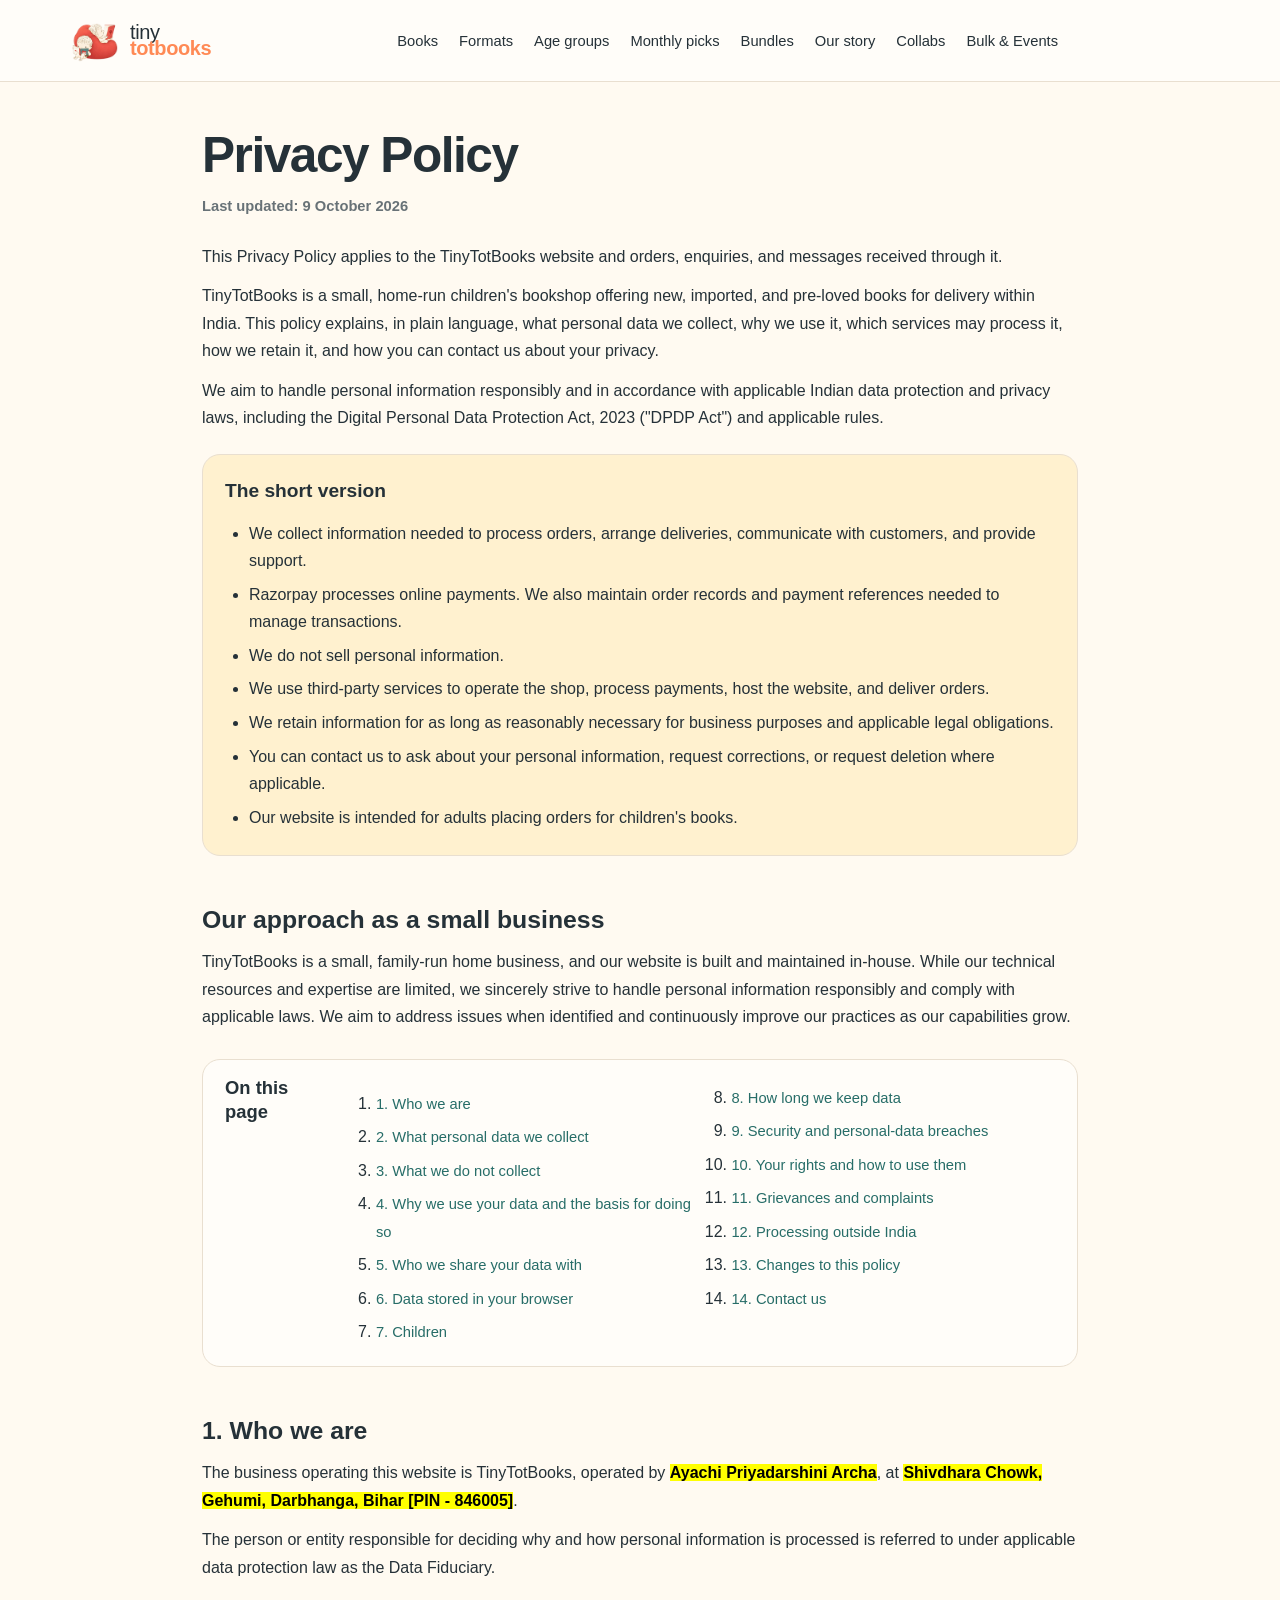
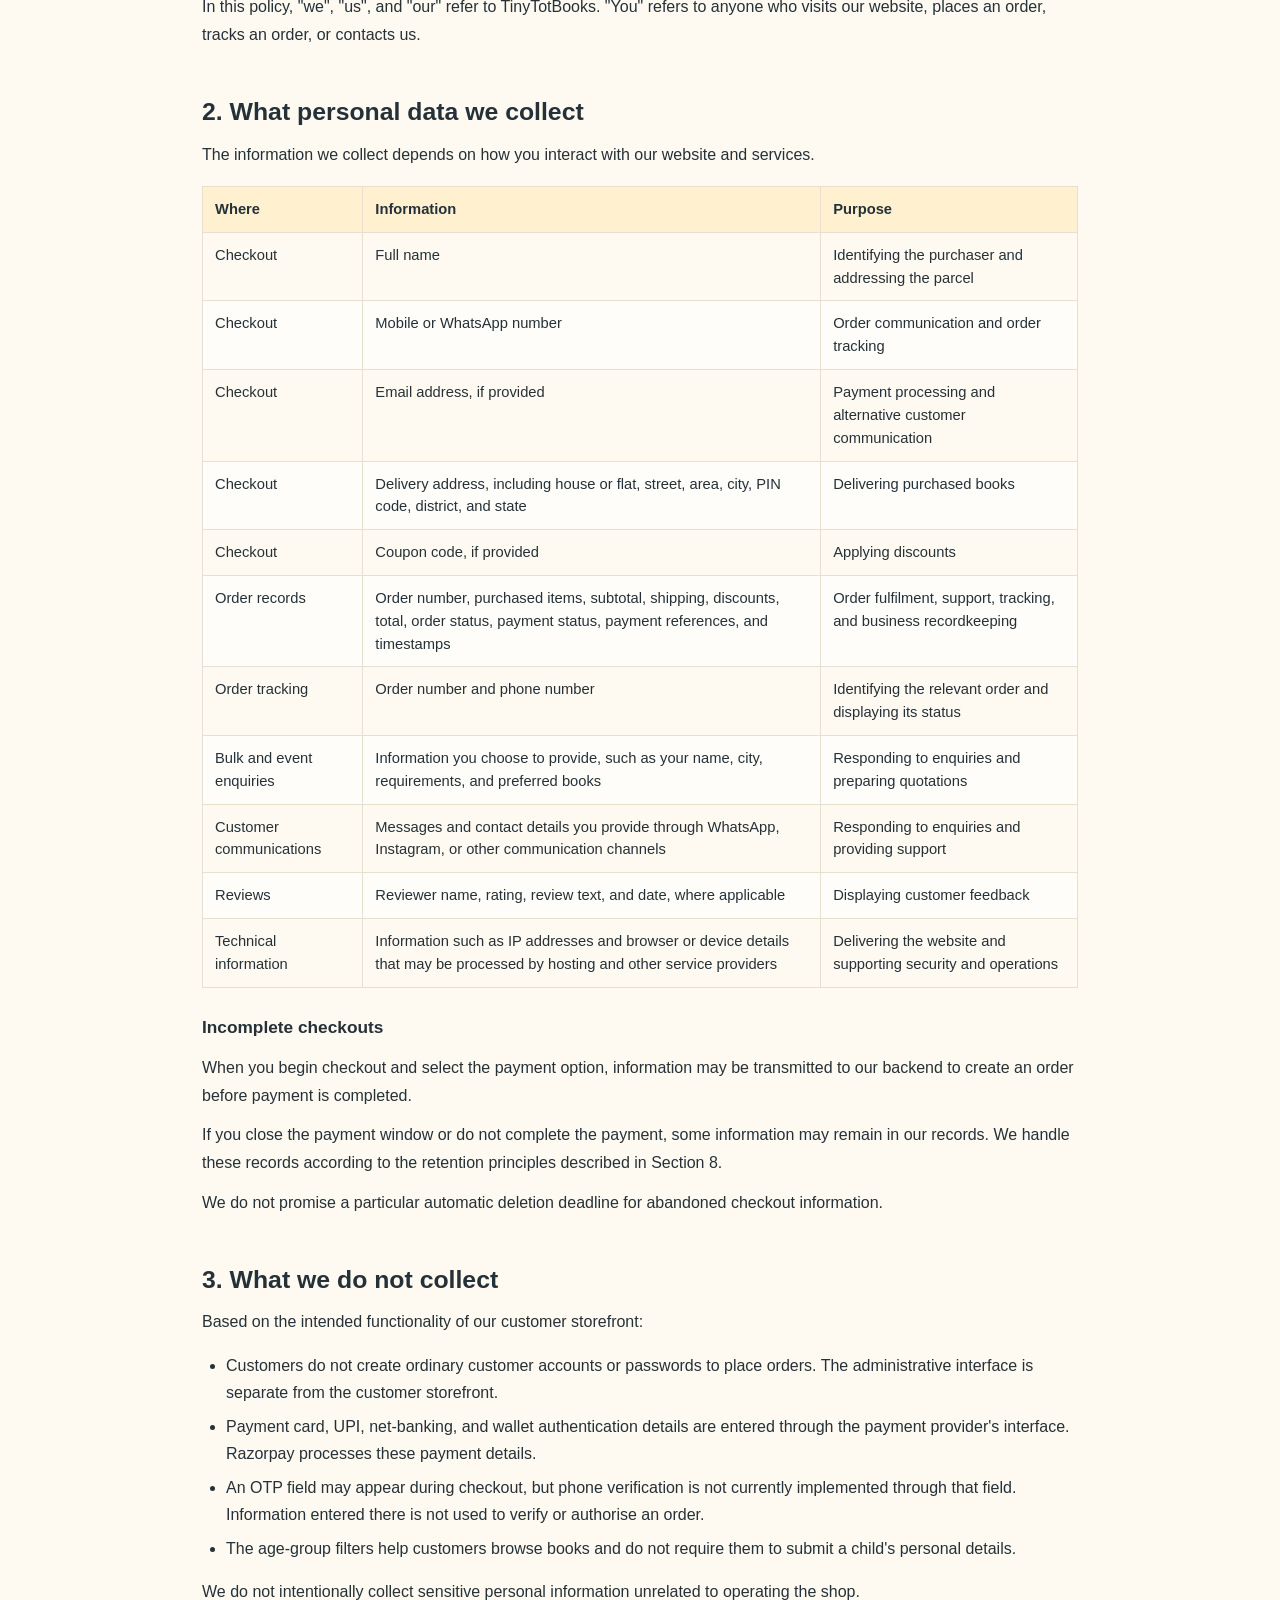
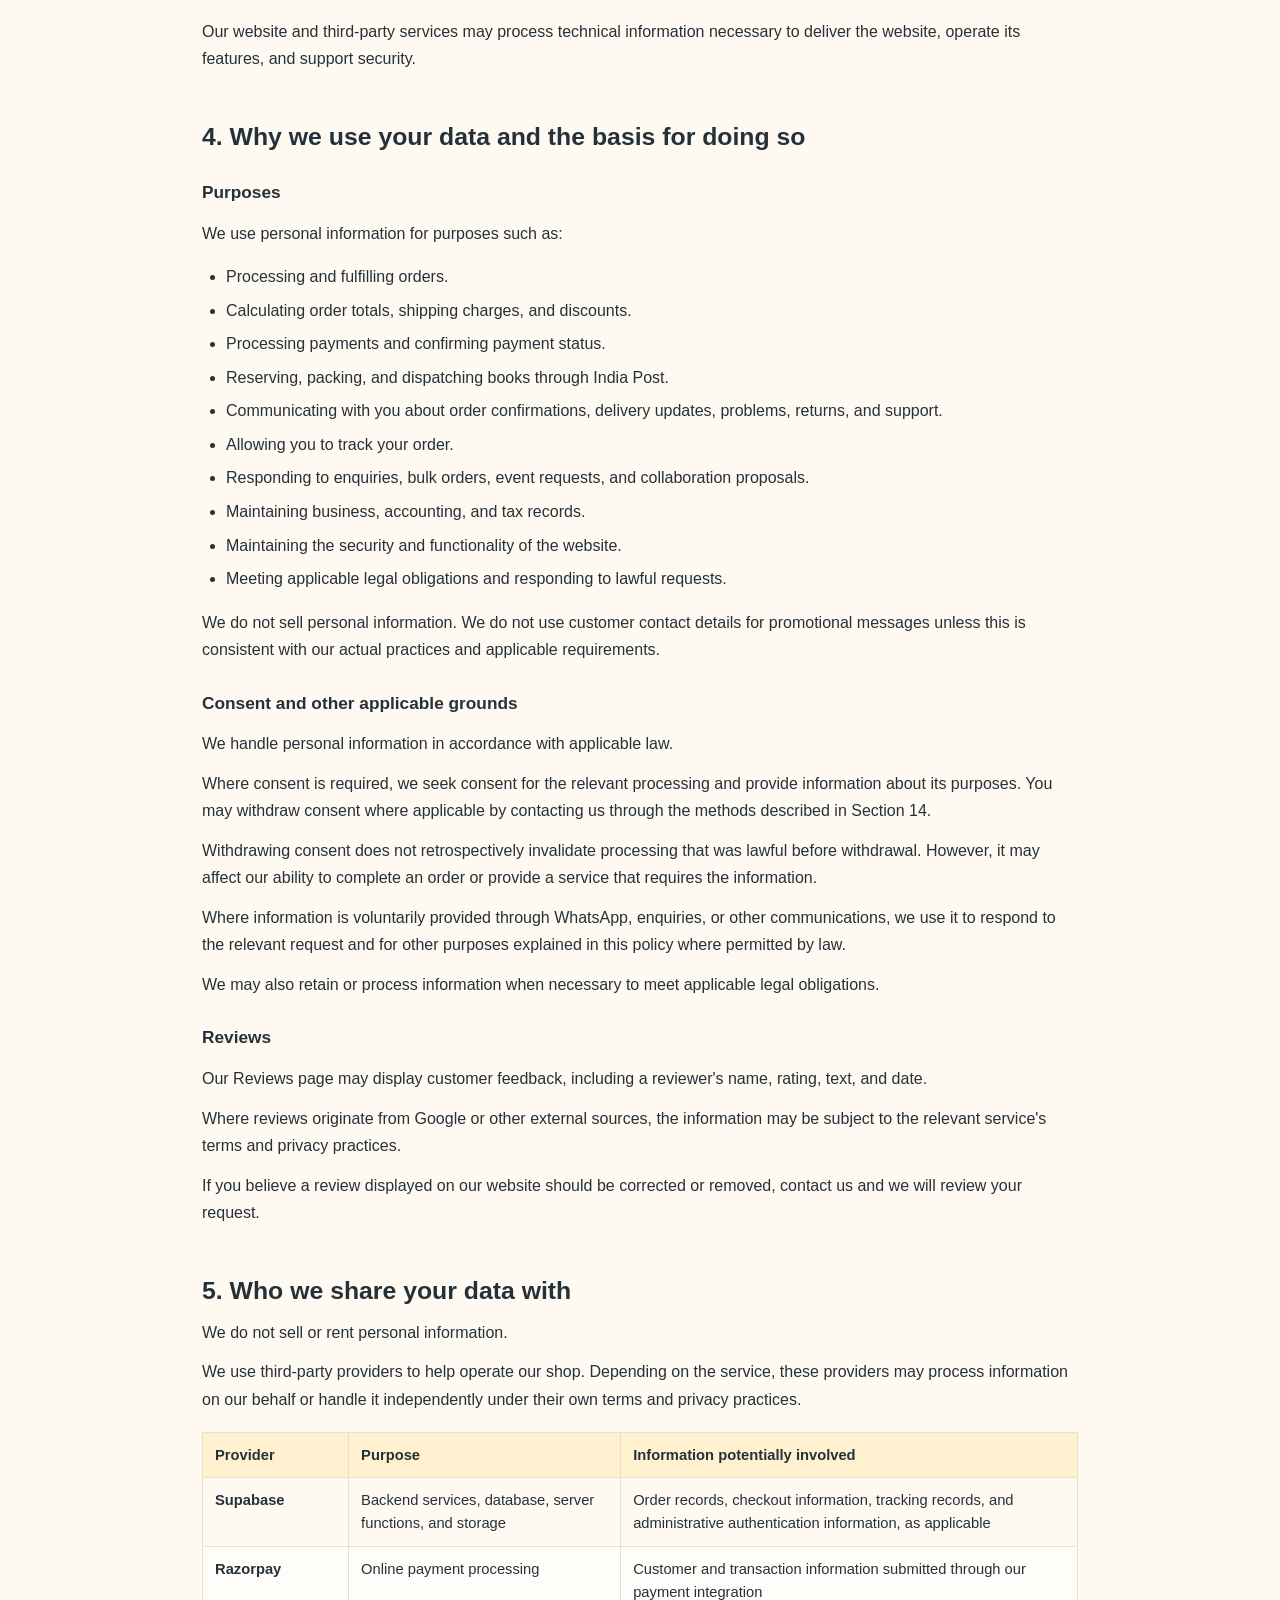
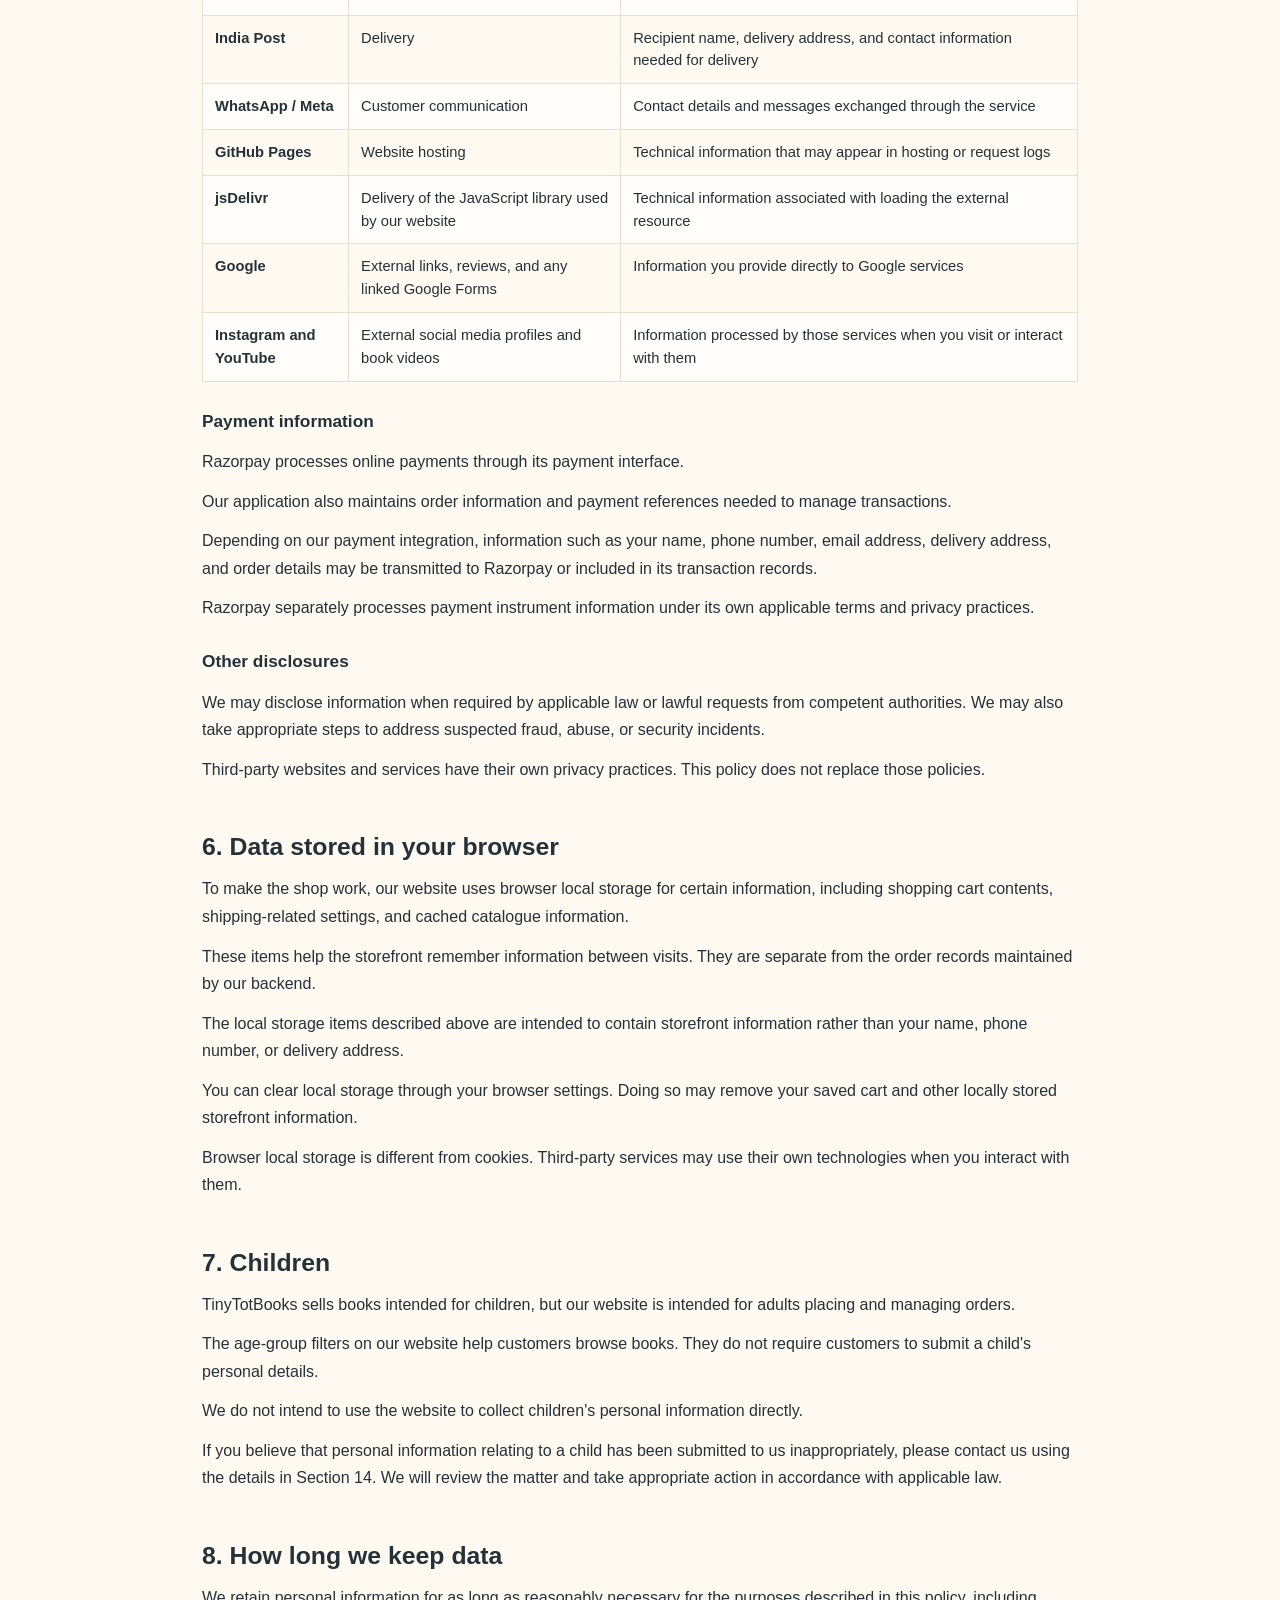
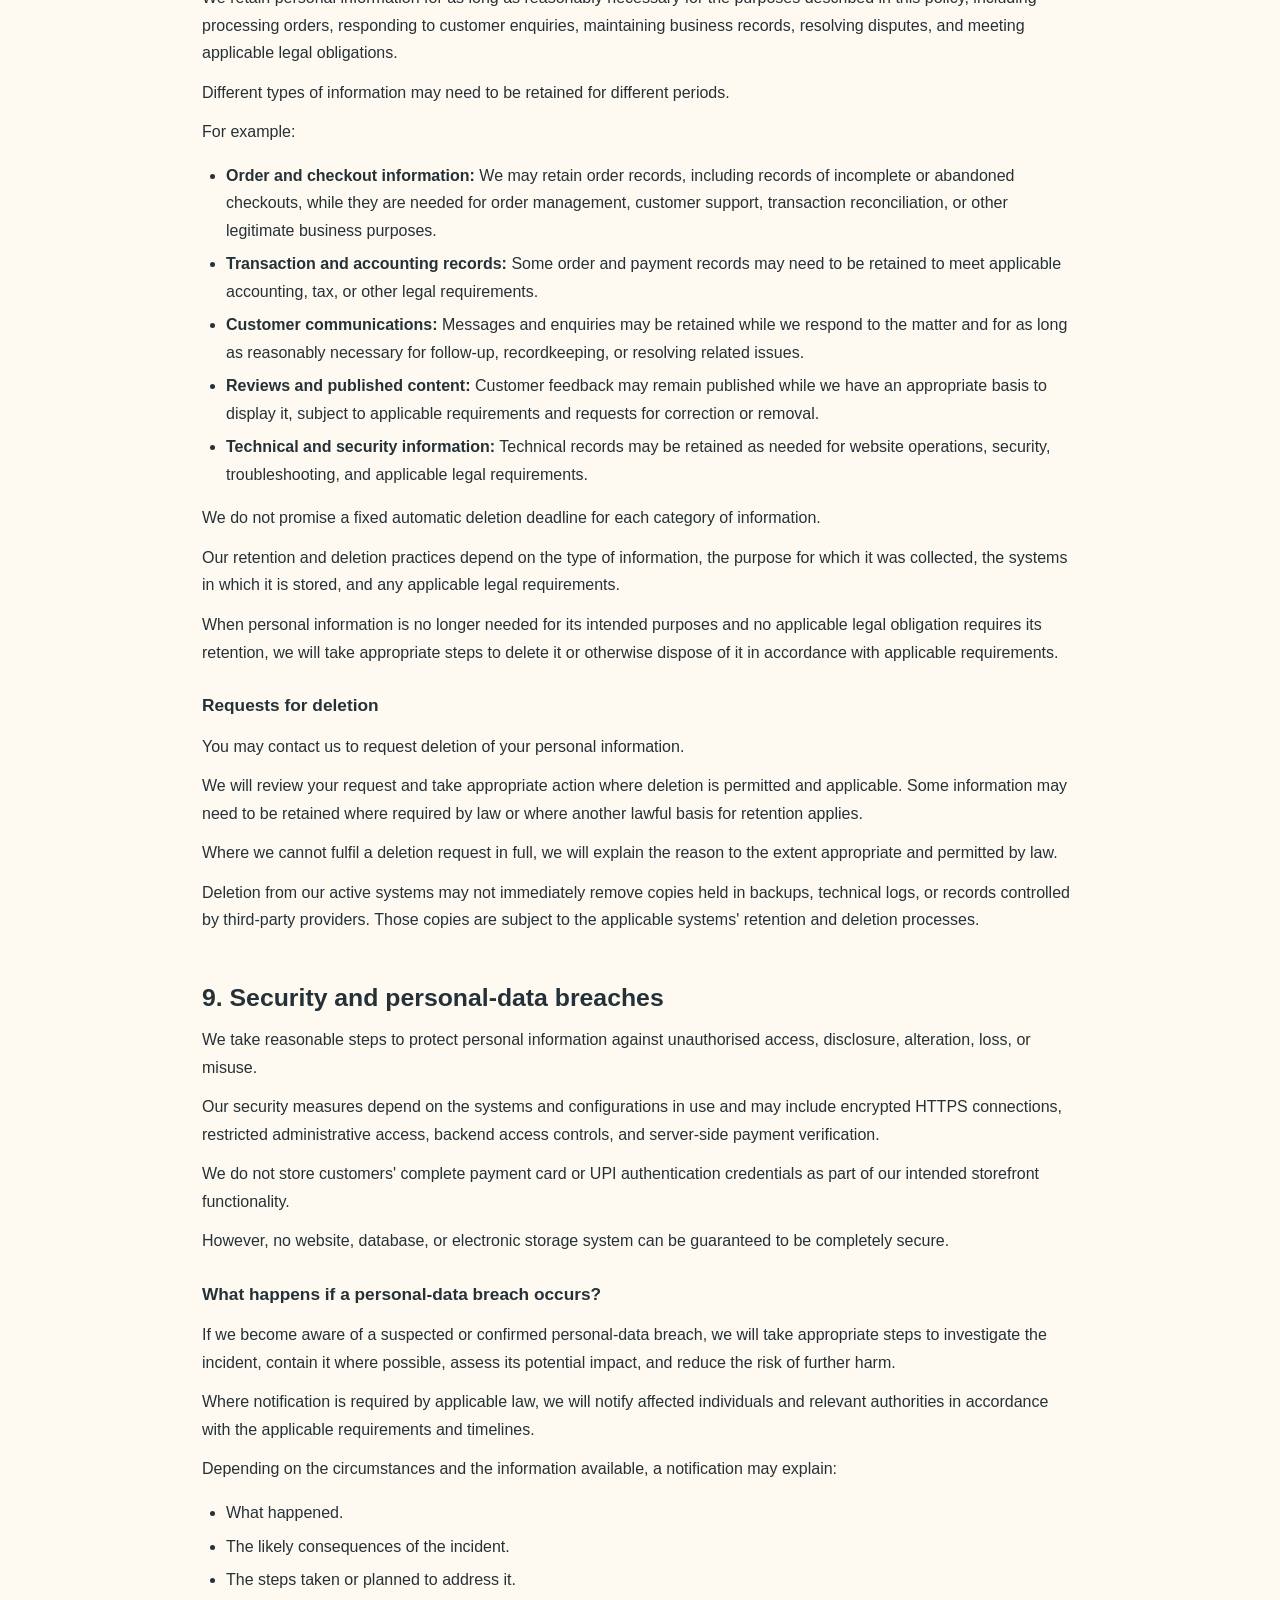
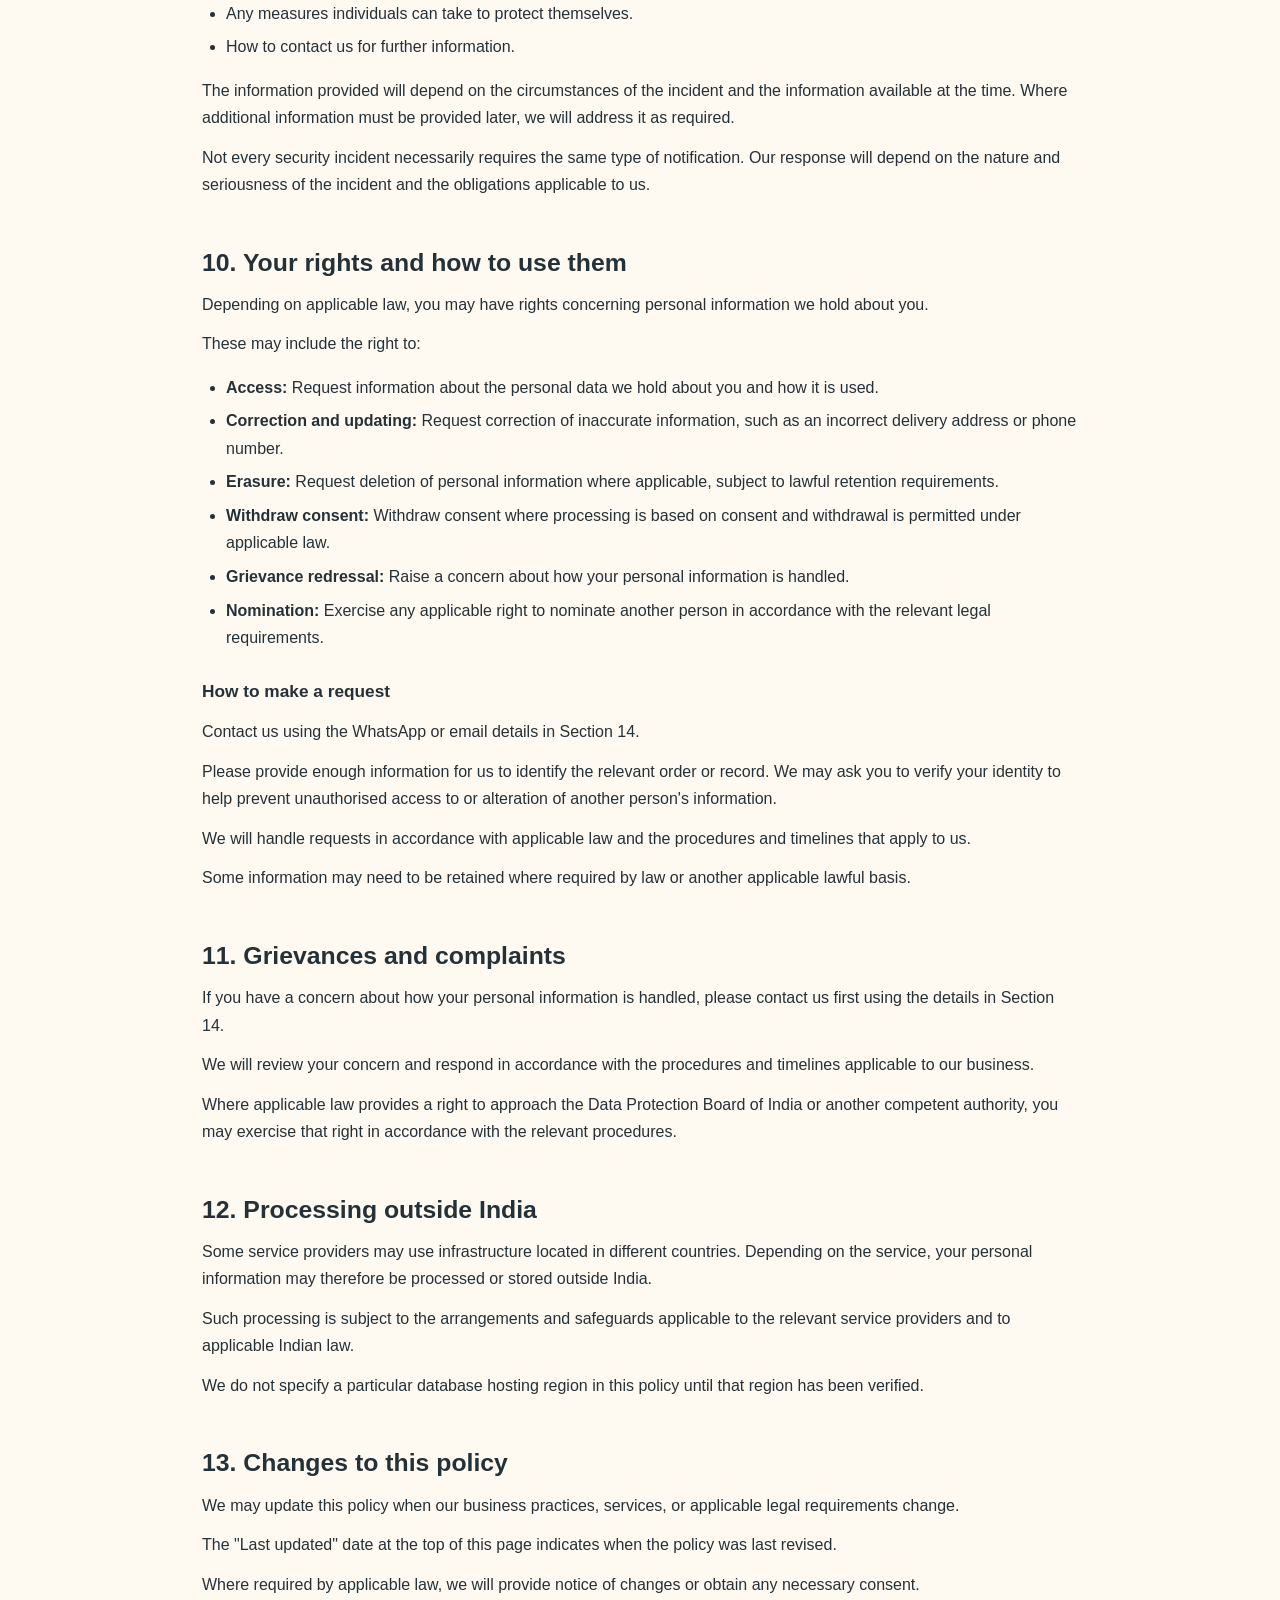
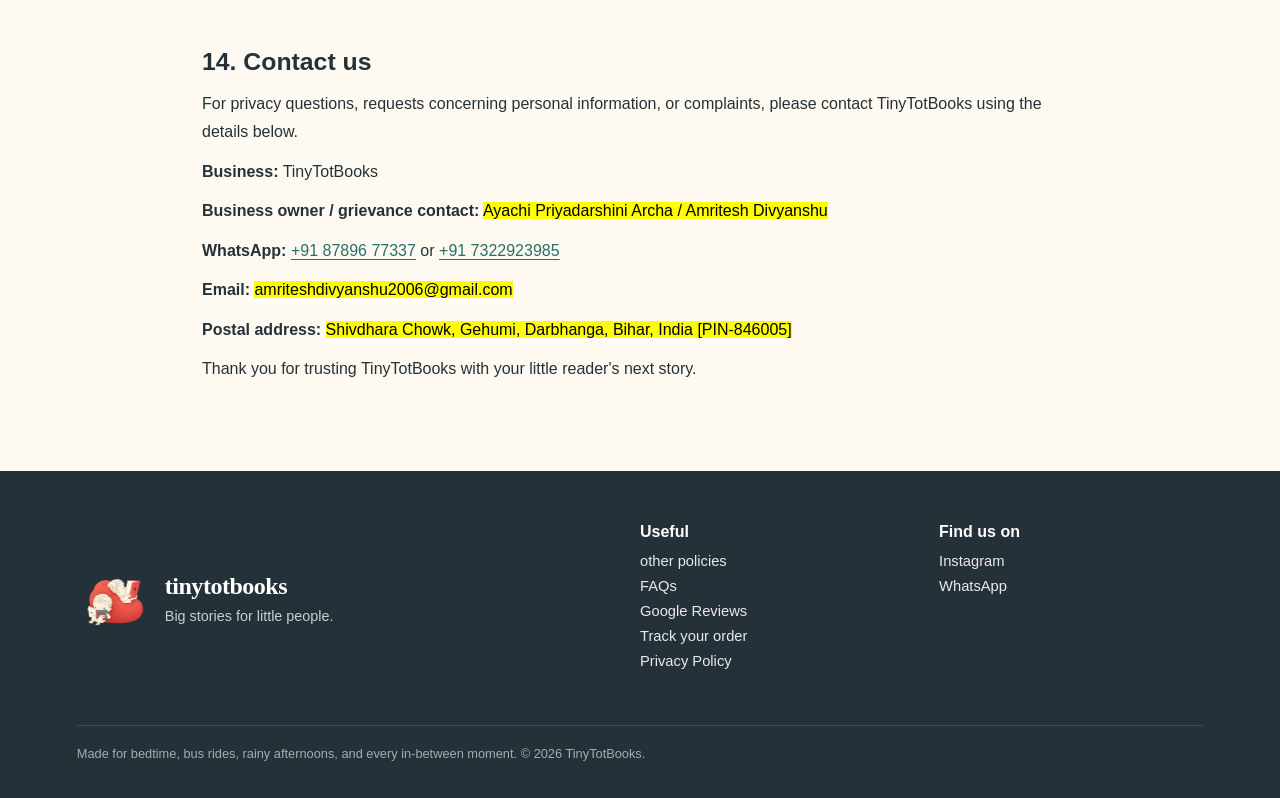
<file: privacy-policy.html>
<!doctype html>
<html lang="en">
<head>
<meta charset="utf-8"/>
<meta content="width=device-width, initial-scale=1.0" name="viewport"/>
<title>Privacy Policy | TinyTotBooks</title>
<meta content="How TinyTotBooks collects, uses, shares, retains and protects personal information, and how to contact us about privacy." name="description"/>
<link href="styles.css" rel="stylesheet"/>
<style>
.legal{max-width:960px;margin:0 auto;padding:46px clamp(18px,4vw,42px) 76px;line-height:1.72;}
.legal h1{font-family:Fredoka,Arial,sans-serif;font-size:clamp(2.1rem,5vw,3.1rem);line-height:1.12;letter-spacing:-.03em;margin:0 0 10px;}
.legal h2{font-size:clamp(1.25rem,2.5vw,1.55rem);line-height:1.3;margin:42px 0 12px;padding-top:6px;scroll-margin-top:105px;}
.legal h3{font-size:1.08rem;margin:25px 0 8px;scroll-margin-top:105px;}
.legal p,.legal li{font-size:1rem;}
.legal p{margin:12px 0;}
.legal ul,.legal ol{padding-left:24px;}
.legal li{margin:6px 0;}
.legal a{color:#276d68;text-underline-offset:3px;overflow-wrap:anywhere;}
.legal a:hover{color:var(--orange);}
.legal .summary{background:var(--cream);border:1px solid var(--line);border-radius:18px;padding:18px 22px;margin:22px 0 28px;}
.legal .summary h2{margin:0 0 8px;font-size:1.2rem;}
.legal .summary ul{margin-bottom:0;}
.legal .meta{color:var(--muted);font-size:.92rem;margin:0 0 24px;}
.legal table{border-collapse:collapse;width:100%;margin:18px 0 24px;font-size:.92rem;line-height:1.55;}
.legal th,.legal td{border:1px solid var(--line);padding:11px 12px;text-align:left;vertical-align:top;}
.legal th{background:var(--cream);font-weight:700;}
.legal tr:nth-child(even) td{background:#fffdf9;}
.legal .policy-toc{background:#fffdf9;border:1px solid var(--line);border-radius:18px;padding:16px 22px 20px;margin:28px 0 32px;}
.legal .policy-toc h2{font-size:1.15rem;margin:0 0 8px;padding:0;}
.legal .policy-toc ol{columns:2;column-gap:32px;margin:8px 0 0;padding-left:22px;}
.legal .policy-toc li{break-inside:avoid;margin:6px 0;}
.legal blockquote{margin:18px 0;padding:10px 18px;border-left:4px solid var(--teal);background:#fffdf9;}
@media(max-width:700px){.legal{padding-top:30px;}.legal .policy-toc ol{columns:1;}.legal table{display:block;overflow-x:auto;white-space:normal;}.legal th,.legal td{min-width:150px;}}
</style>
</head>
<body>
<header class="site-header">
<a aria-label="TinyTotBooks home" class="brand" href="index.html#home"><img alt="TinyTotBooks" class="brand-logo" src="logo.png"/><span>tiny<br/><b>totbooks</b></span></a>
<button aria-label="Open menu" class="menu-button" id="menuButton">☰</button>
<nav id="mainNav">
<a href="index.html#books">Books</a><a href="index.html#characters">Formats</a><a href="index.html#ages">Age groups</a><a href="index.html#monthly">Monthly picks</a><a href="index.html#bundles">Bundles</a><a href="index.html#about">Our story</a><a href="index.html#collabs">Collabs</a><a href="index.html#bulk">Bulk &amp; Events</a>
</nav>
</header>
<main class="legal" id="top">
<h1 id="privacy-policy">Privacy Policy</h1>
<p class="meta"><strong>Last updated: 9 October 2026</strong></p>
<p>This Privacy Policy applies to the TinyTotBooks website and orders, enquiries, and messages received through it.</p>
<p>TinyTotBooks is a small, home-run children's bookshop offering new, imported, and pre-loved books for delivery within India. This policy explains, in plain language, what personal data we collect, why we use it, which services may process it, how we retain it, and how you can contact us about your privacy.</p>
<p>We aim to handle personal information responsibly and in accordance with applicable Indian data protection and privacy laws, including the Digital Personal Data Protection Act, 2023 ("DPDP Act") and applicable rules.</p>
<div class="summary"><h2 id="the-short-version">The short version</h2><ul>
<li>We collect information needed to process orders, arrange deliveries, communicate with customers, and provide support.</li>
<li>Razorpay processes online payments. We also maintain order records and payment references needed to manage transactions.</li>
<li>We do not sell personal information.</li>
<li>We use third-party services to operate the shop, process payments, host the website, and deliver orders.</li>
<li>We retain information for as long as reasonably necessary for business purposes and applicable legal obligations.</li>
<li>You can contact us to ask about your personal information, request corrections, or request deletion where applicable.</li>
<li>Our website is intended for adults placing orders for children's books.</li>
</ul></div>
<section>
    <h2>Our approach as a small business</h2>
    <p>
        TinyTotBooks is a small, family-run home business, and our website is
        built and maintained in-house. While our technical resources and
        expertise are limited, we sincerely strive to handle personal
        information responsibly and comply with applicable laws. We aim to
        address issues when identified and continuously improve our practices
        as our capabilities grow.
    </p>
</section>
<nav aria-label="Privacy policy contents" class="policy-toc"><h2>On this page</h2><ol><li><a href="#who-we-are">1. Who we are</a></li><li><a href="#what-personal-data-we-collect">2. What personal data we collect</a></li><li><a href="#what-we-do-not-collect">3. What we do not collect</a></li><li><a href="#why-we-use-your-data-and-the-basis-for-doing-so">4. Why we use your data and the basis for doing so</a></li><li><a href="#who-we-share-your-data-with">5. Who we share your data with</a></li><li><a href="#data-stored-in-your-browser">6. Data stored in your browser</a></li><li><a href="#children">7. Children</a></li><li><a href="#how-long-we-keep-data">8. How long we keep data</a></li><li><a href="#security-and-personal-data-breaches">9. Security and personal-data breaches</a></li><li><a href="#your-rights-and-how-to-use-them">10. Your rights and how to use them</a></li><li><a href="#grievances-and-complaints">11. Grievances and complaints</a></li><li><a href="#processing-outside-india">12. Processing outside India</a></li><li><a href="#changes-to-this-policy">13. Changes to this policy</a></li><li><a href="#contact-us">14. Contact us</a></li></ol></nav><h2 id="who-we-are">1. Who we are</h2>
<p>The business operating this website is TinyTotBooks, operated by <strong><mark class="fill">Ayachi Priyadarshini Archa</mark></strong>, at <strong><mark class="fill">Shivdhara Chowk, Gehumi, Darbhanga, Bihar [PIN - 846005]</mark></strong>.</p>
<p>The person or entity responsible for deciding why and how personal information is processed is referred to under applicable data protection law as the Data Fiduciary.</p>
<p>In this policy, "we", "us", and "our" refer to TinyTotBooks. "You" refers to anyone who visits our website, places an order, tracks an order, or contacts us.</p>
<h2 id="what-personal-data-we-collect">2. What personal data we collect</h2>
<p>The information we collect depends on how you interact with our website and services.</p>
<table>
<thead>
<tr>
<th>Where</th>
<th>Information</th>
<th>Purpose</th>
</tr>
</thead>
<tbody>
<tr>
<td>Checkout</td>
<td>Full name</td>
<td>Identifying the purchaser and addressing the parcel</td>
</tr>
<tr>
<td>Checkout</td>
<td>Mobile or WhatsApp number</td>
<td>Order communication and order tracking</td>
</tr>
<tr>
<td>Checkout</td>
<td>Email address, if provided</td>
<td>Payment processing and alternative customer communication</td>
</tr>
<tr>
<td>Checkout</td>
<td>Delivery address, including house or flat, street, area, city, PIN code, district, and state</td>
<td>Delivering purchased books</td>
</tr>
<tr>
<td>Checkout</td>
<td>Coupon code, if provided</td>
<td>Applying discounts</td>
</tr>
<tr>
<td>Order records</td>
<td>Order number, purchased items, subtotal, shipping, discounts, total, order status, payment status, payment references, and timestamps</td>
<td>Order fulfilment, support, tracking, and business recordkeeping</td>
</tr>
<tr>
<td>Order tracking</td>
<td>Order number and phone number</td>
<td>Identifying the relevant order and displaying its status</td>
</tr>
<tr>
<td>Bulk and event enquiries</td>
<td>Information you choose to provide, such as your name, city, requirements, and preferred books</td>
<td>Responding to enquiries and preparing quotations</td>
</tr>
<tr>
<td>Customer communications</td>
<td>Messages and contact details you provide through WhatsApp, Instagram, or other communication channels</td>
<td>Responding to enquiries and providing support</td>
</tr>
<tr>
<td>Reviews</td>
<td>Reviewer name, rating, review text, and date, where applicable</td>
<td>Displaying customer feedback</td>
</tr>
<tr>
<td>Technical information</td>
<td>Information such as IP addresses and browser or device details that may be processed by hosting and other service providers</td>
<td>Delivering the website and supporting security and operations</td>
</tr>
</tbody>
</table>
<h3 id="incomplete-checkouts">Incomplete checkouts</h3>
<p>When you begin checkout and select the payment option, information may be transmitted to our backend to create an order before payment is completed.</p>
<p>If you close the payment window or do not complete the payment, some information may remain in our records. We handle these records according to the retention principles described in Section 8.</p>
<p>We do not promise a particular automatic deletion deadline for abandoned checkout information.</p>
<h2 id="what-we-do-not-collect">3. What we do not collect</h2>
<p>Based on the intended functionality of our customer storefront:</p>
<ul>
<li>Customers do not create ordinary customer accounts or passwords to place orders. The administrative interface is separate from the customer storefront.</li>
<li>Payment card, UPI, net-banking, and wallet authentication details are entered through the payment provider's interface. Razorpay processes these payment details.</li>
<li>An OTP field may appear during checkout, but phone verification is not currently implemented through that field. Information entered there is not used to verify or authorise an order.</li>
<li>The age-group filters help customers browse books and do not require them to submit a child's personal details.</li>
</ul>
<p>We do not intentionally collect sensitive personal information unrelated to operating the shop.</p>
<p>Our website and third-party services may process technical information necessary to deliver the website, operate its features, and support security.</p>
<h2 id="why-we-use-your-data-and-the-basis-for-doing-so">4. Why we use your data and the basis for doing so</h2>
<h3 id="purposes">Purposes</h3>
<p>We use personal information for purposes such as:</p>
<ul>
<li>Processing and fulfilling orders.</li>
<li>Calculating order totals, shipping charges, and discounts.</li>
<li>Processing payments and confirming payment status.</li>
<li>Reserving, packing, and dispatching books through India Post.</li>
<li>Communicating with you about order confirmations, delivery updates, problems, returns, and support.</li>
<li>Allowing you to track your order.</li>
<li>Responding to enquiries, bulk orders, event requests, and collaboration proposals.</li>
<li>Maintaining business, accounting, and tax records.</li>
<li>Maintaining the security and functionality of the website.</li>
<li>Meeting applicable legal obligations and responding to lawful requests.</li>
</ul>
<p>We do not sell personal information. We do not use customer contact details for promotional messages unless this is consistent with our actual practices and applicable requirements.</p>
<h3 id="consent-and-other-applicable-grounds">Consent and other applicable grounds</h3>
<p>We handle personal information in accordance with applicable law.</p>
<p>Where consent is required, we seek consent for the relevant processing and provide information about its purposes. You may withdraw consent where applicable by contacting us through the methods described in Section 14.</p>
<p>Withdrawing consent does not retrospectively invalidate processing that was lawful before withdrawal. However, it may affect our ability to complete an order or provide a service that requires the information.</p>
<p>Where information is voluntarily provided through WhatsApp, enquiries, or other communications, we use it to respond to the relevant request and for other purposes explained in this policy where permitted by law.</p>
<p>We may also retain or process information when necessary to meet applicable legal obligations.</p>
<h3 id="reviews">Reviews</h3>
<p>Our Reviews page may display customer feedback, including a reviewer's name, rating, text, and date.</p>
<p>Where reviews originate from Google or other external sources, the information may be subject to the relevant service's terms and privacy practices.</p>
<p>If you believe a review displayed on our website should be corrected or removed, contact us and we will review your request.</p>
<h2 id="who-we-share-your-data-with">5. Who we share your data with</h2>
<p>We do not sell or rent personal information.</p>
<p>We use third-party providers to help operate our shop. Depending on the service, these providers may process information on our behalf or handle it independently under their own terms and privacy practices.</p>
<table>
<thead>
<tr>
<th>Provider</th>
<th>Purpose</th>
<th>Information potentially involved</th>
</tr>
</thead>
<tbody>
<tr>
<td><strong>Supabase</strong></td>
<td>Backend services, database, server functions, and storage</td>
<td>Order records, checkout information, tracking records, and administrative authentication information, as applicable</td>
</tr>
<tr>
<td><strong>Razorpay</strong></td>
<td>Online payment processing</td>
<td>Customer and transaction information submitted through our payment integration</td>
</tr>
<tr>
<td><strong>India Post</strong></td>
<td>Delivery</td>
<td>Recipient name, delivery address, and contact information needed for delivery</td>
</tr>
<tr>
<td><strong>WhatsApp / Meta</strong></td>
<td>Customer communication</td>
<td>Contact details and messages exchanged through the service</td>
</tr>
<tr>
<td><strong>GitHub Pages</strong></td>
<td>Website hosting</td>
<td>Technical information that may appear in hosting or request logs</td>
</tr>
<tr>
<td><strong>jsDelivr</strong></td>
<td>Delivery of the JavaScript library used by our website</td>
<td>Technical information associated with loading the external resource</td>
</tr>
<tr>
<td><strong>Google</strong></td>
<td>External links, reviews, and any linked Google Forms</td>
<td>Information you provide directly to Google services</td>
</tr>
<tr>
<td><strong>Instagram and YouTube</strong></td>
<td>External social media profiles and book videos</td>
<td>Information processed by those services when you visit or interact with them</td>
</tr>
</tbody>
</table>
<h3 id="payment-information">Payment information</h3>
<p>Razorpay processes online payments through its payment interface.</p>
<p>Our application also maintains order information and payment references needed to manage transactions.</p>
<p>Depending on our payment integration, information such as your name, phone number, email address, delivery address, and order details may be transmitted to Razorpay or included in its transaction records.</p>
<p>Razorpay separately processes payment instrument information under its own applicable terms and privacy practices.</p>
<h3 id="other-disclosures">Other disclosures</h3>
<p>We may disclose information when required by applicable law or lawful requests from competent authorities. We may also take appropriate steps to address suspected fraud, abuse, or security incidents.</p>
<p>Third-party websites and services have their own privacy practices. This policy does not replace those policies.</p>
<h2 id="data-stored-in-your-browser">6. Data stored in your browser</h2>
<p>To make the shop work, our website uses browser local storage for certain information, including shopping cart contents, shipping-related settings, and cached catalogue information.</p>
<p>These items help the storefront remember information between visits. They are separate from the order records maintained by our backend.</p>
<p>The local storage items described above are intended to contain storefront information rather than your name, phone number, or delivery address.</p>
<p>You can clear local storage through your browser settings. Doing so may remove your saved cart and other locally stored storefront information.</p>
<p>Browser local storage is different from cookies. Third-party services may use their own technologies when you interact with them.</p>
<h2 id="children">7. Children</h2>
<p>TinyTotBooks sells books intended for children, but our website is intended for adults placing and managing orders.</p>
<p>The age-group filters on our website help customers browse books. They do not require customers to submit a child's personal details.</p>
<p>We do not intend to use the website to collect children's personal information directly.</p>
<p>If you believe that personal information relating to a child has been submitted to us inappropriately, please contact us using the details in Section 14. We will review the matter and take appropriate action in accordance with applicable law.</p>
<h2 id="how-long-we-keep-data">8. How long we keep data</h2>
<p>We retain personal information for as long as reasonably necessary for the purposes described in this policy, including processing orders, responding to customer enquiries, maintaining business records, resolving disputes, and meeting applicable legal obligations.</p>
<p>Different types of information may need to be retained for different periods.</p>
<p>For example:</p>
<ul>
<li><strong>Order and checkout information:</strong> We may retain order records, including records of incomplete or abandoned checkouts, while they are needed for order management, customer support, transaction reconciliation, or other legitimate business purposes.</li>
<li><strong>Transaction and accounting records:</strong> Some order and payment records may need to be retained to meet applicable accounting, tax, or other legal requirements.</li>
<li><strong>Customer communications:</strong> Messages and enquiries may be retained while we respond to the matter and for as long as reasonably necessary for follow-up, recordkeeping, or resolving related issues.</li>
<li><strong>Reviews and published content:</strong> Customer feedback may remain published while we have an appropriate basis to display it, subject to applicable requirements and requests for correction or removal.</li>
<li><strong>Technical and security information:</strong> Technical records may be retained as needed for website operations, security, troubleshooting, and applicable legal requirements.</li>
</ul>
<p>We do not promise a fixed automatic deletion deadline for each category of information.</p>
<p>Our retention and deletion practices depend on the type of information, the purpose for which it was collected, the systems in which it is stored, and any applicable legal requirements.</p>
<p>When personal information is no longer needed for its intended purposes and no applicable legal obligation requires its retention, we will take appropriate steps to delete it or otherwise dispose of it in accordance with applicable requirements.</p>
<h3 id="requests-for-deletion">Requests for deletion</h3>
<p>You may contact us to request deletion of your personal information.</p>
<p>We will review your request and take appropriate action where deletion is permitted and applicable. Some information may need to be retained where required by law or where another lawful basis for retention applies.</p>
<p>Where we cannot fulfil a deletion request in full, we will explain the reason to the extent appropriate and permitted by law.</p>
<p>Deletion from our active systems may not immediately remove copies held in backups, technical logs, or records controlled by third-party providers. Those copies are subject to the applicable systems' retention and deletion processes.</p>
<h2 id="security-and-personal-data-breaches">9. Security and personal-data breaches</h2>
<p>We take reasonable steps to protect personal information against unauthorised access, disclosure, alteration, loss, or misuse.</p>
<p>Our security measures depend on the systems and configurations in use and may include encrypted HTTPS connections, restricted administrative access, backend access controls, and server-side payment verification.</p>
<p>We do not store customers' complete payment card or UPI authentication credentials as part of our intended storefront functionality.</p>
<p>However, no website, database, or electronic storage system can be guaranteed to be completely secure.</p>
<h3 id="what-happens-if-a-personal-data-breach-occurs">What happens if a personal-data breach occurs?</h3>
<p>If we become aware of a suspected or confirmed personal-data breach, we will take appropriate steps to investigate the incident, contain it where possible, assess its potential impact, and reduce the risk of further harm.</p>
<p>Where notification is required by applicable law, we will notify affected individuals and relevant authorities in accordance with the applicable requirements and timelines.</p>
<p>Depending on the circumstances and the information available, a notification may explain:</p>
<ul>
<li>What happened.</li>
<li>The likely consequences of the incident.</li>
<li>The steps taken or planned to address it.</li>
<li>Any measures individuals can take to protect themselves.</li>
<li>How to contact us for further information.</li>
</ul>
<p>The information provided will depend on the circumstances of the incident and the information available at the time. Where additional information must be provided later, we will address it as required.</p>
<p>Not every security incident necessarily requires the same type of notification. Our response will depend on the nature and seriousness of the incident and the obligations applicable to us.</p>
<h2 id="your-rights-and-how-to-use-them">10. Your rights and how to use them</h2>
<p>Depending on applicable law, you may have rights concerning personal information we hold about you.</p>
<p>These may include the right to:</p>
<ul>
<li><strong>Access:</strong> Request information about the personal data we hold about you and how it is used.</li>
<li><strong>Correction and updating:</strong> Request correction of inaccurate information, such as an incorrect delivery address or phone number.</li>
<li><strong>Erasure:</strong> Request deletion of personal information where applicable, subject to lawful retention requirements.</li>
<li><strong>Withdraw consent:</strong> Withdraw consent where processing is based on consent and withdrawal is permitted under applicable law.</li>
<li><strong>Grievance redressal:</strong> Raise a concern about how your personal information is handled.</li>
<li><strong>Nomination:</strong> Exercise any applicable right to nominate another person in accordance with the relevant legal requirements.</li>
</ul>
<h3 id="how-to-make-a-request">How to make a request</h3>
<p>Contact us using the WhatsApp or email details in Section 14.</p>
<p>Please provide enough information for us to identify the relevant order or record. We may ask you to verify your identity to help prevent unauthorised access to or alteration of another person's information.</p>
<p>We will handle requests in accordance with applicable law and the procedures and timelines that apply to us.</p>
<p>Some information may need to be retained where required by law or another applicable lawful basis.</p>
<h2 id="grievances-and-complaints">11. Grievances and complaints</h2>
<p>If you have a concern about how your personal information is handled, please contact us first using the details in Section 14.</p>
<p>We will review your concern and respond in accordance with the procedures and timelines applicable to our business.</p>
<p>Where applicable law provides a right to approach the Data Protection Board of India or another competent authority, you may exercise that right in accordance with the relevant procedures.</p>
<h2 id="processing-outside-india">12. Processing outside India</h2>
<p>Some service providers may use infrastructure located in different countries. Depending on the service, your personal information may therefore be processed or stored outside India.</p>
<p>Such processing is subject to the arrangements and safeguards applicable to the relevant service providers and to applicable Indian law.</p>
<p>We do not specify a particular database hosting region in this policy until that region has been verified.</p>
<h2 id="changes-to-this-policy">13. Changes to this policy</h2>
<p>We may update this policy when our business practices, services, or applicable legal requirements change.</p>
<p>The "Last updated" date at the top of this page indicates when the policy was last revised.</p>
<p>Where required by applicable law, we will provide notice of changes or obtain any necessary consent.</p>
<h2 id="contact-us">14. Contact us</h2>
<p>For privacy questions, requests concerning personal information, or complaints, please contact TinyTotBooks using the details below.</p>
<p><strong>Business:</strong> TinyTotBooks</p>
<p><strong>Business owner / grievance contact:</strong> <mark class="fill">Ayachi Priyadarshini Archa / Amritesh Divyanshu</mark></p>
<p><strong>WhatsApp:</strong> <a href="https://wa.me/918789677337">+91 87896 77337</a> or <a href="https://wa.me/917322923985">+91 7322923985</a></p>
<p><strong>Email:</strong> <mark class="fill">amriteshdivyanshu2006@gmail.com</mark></p>
<p><strong>Postal address:</strong> <mark class="fill">Shivdhara Chowk, Gehumi, Darbhanga, Bihar, India [PIN-846005]</mark></p>
<p>Thank you for trusting TinyTotBooks with your little reader's next story.</p>
</main>
<footer>
<div class="footer-brand"><img alt="TinyTotBooks" class="footer-logo" src="logo.png"/><div><strong>tinytotbooks</strong><p>Big stories for little people.</p></div></div>
<div class="footer-links"><h4>Useful</h4>
<a href="index.html#shipping">other policies</a><a href="index.html#faqs">FAQs</a><a href="index.html#reviews">Google Reviews</a><a href="index.html#track-order">Track your order</a><a aria-current="page" href="privacy-policy.html">Privacy Policy</a>
</div>
<div class="footer-links"><h4>Find us on</h4>
<a href="https://www.instagram.com/tinytotbooks/" rel="noopener noreferrer" target="_blank">Instagram</a>
<a href="https://wa.me/918789677337" rel="noopener noreferrer" target="_blank">WhatsApp</a>
</div>
<p class="footer-note">Made for bedtime, bus rides, rainy afternoons, and every in-between moment. © 2026 TinyTotBooks.</p>
</footer>
<script>document.getElementById('menuButton').onclick=function(){document.getElementById('mainNav').classList.toggle('open')};</script>
</body>
</html>
</file>
<file: styles.css>
:root{
  --ink:#253138;
  --paper:#fffaf1;
  --cream:#fff1cf;
  --orange:#ff8a55;
  --yellow:#ffd667;
  --teal:#5fc9bd;
  --pink:#f4a6bb;
  --purple:#8875d6;
  --line:#e9dfd0;
  --white:#fffdf9;
  --muted:#687277;
  --shadow:0 14px 30px #4f3d2220;
  --shadow-soft:0 8px 24px #4f3d2214;
}

*{
  box-sizing:border-box;
}

html{
  scroll-behavior:smooth;
}

body{
  margin:0;
  background:var(--paper);
  color:var(--ink);
  font-family:"DM Sans",Arial,sans-serif;
}

.announcement{
  background:var(--ink);
  color:#fff;
  text-align:center;
  padding:9px 20px;
  font-size:.85rem;
}

.site-header{
  height:82px;
  display:flex;
  align-items:center;
  gap:28px;
  padding:0 clamp(20px,5vw,72px);
  background:#fffdf9;
  position:sticky;
  top:0;
  z-index:20;
  border-bottom:1px solid var(--line);
}

.brand{
  font-family:Fredoka,sans-serif;
  color:var(--ink);
  text-decoration:none;
  display:flex;
  align-items:center;
  gap:8px;
  line-height:.78;
  font-size:1.25rem;
  letter-spacing:-.4px;
}

.brand b{
  color:var(--orange);
}

.brand-mark{
  width:31px;
  height:31px;
  display:grid;
  place-items:center;
  background:var(--yellow);
  border-radius:50%;
  font-size:1.2rem;
  transform:rotate(-12deg);
}

.brand-logo{
  width:58px;
  height:58px;
  object-fit:contain;
  flex-shrink:0;
}

nav{
  display:flex;
  gap:21px;
  flex:1;
  justify-content:center;
}

nav a,
footer a{
  color:var(--ink);
  text-decoration:none;
  font-size:.92rem;
}

nav a{
  position:relative;
  transition:color .2s ease;
}

nav a:hover,
footer a:hover{
  color:var(--orange);
}

.header-actions{
  display:flex;
  align-items:center;
  gap:8px;
}

.icon-button,
.cart-button,
.menu-button,
.close{
  border:0;
  background:transparent;
  color:var(--ink);
  cursor:pointer;
}

.icon-button{
  font-size:1.7rem;
}

.cart-button{
  font:600 .9rem "DM Sans";
  background:var(--cream);
  border-radius:99px;
  padding:10px 14px;
}

.cart-button span{
  display:inline-grid;
  place-items:center;
  background:var(--ink);
  color:#fff;
  border-radius:50%;
  width:18px;
  height:18px;
  font-size:.72rem;
  margin-left:4px;
}

.menu-button{
  display:none;
  font-size:1.4rem;
}

main{
  min-height:calc(100vh - 82px);
}

.hero{
  display:grid;
  grid-template-columns:1.05fr .95fr;
  min-height:570px;
  overflow:hidden;
  background:var(--cream);
}

.hero-copy{
  padding:clamp(52px,8vw,110px) clamp(20px,7vw,110px);
  align-self:center;
}

.eyebrow{
  font-size:.78rem;
  text-transform:uppercase;
  letter-spacing:1.7px;
  font-weight:700;
  color:#a06034;
}

.hero h1,
.page-hero h1,
h1,
h2,
h3{
  font-family:Fredoka,sans-serif;
}

.hero h1{
  font-size:clamp(3rem,6.2vw,5.8rem);
  line-height:.96;
  margin:13px 0 22px;
  letter-spacing:-2px;
}

.hero h1 i{
  color:var(--orange);
  font-style:normal;
}

.hero-copy p{
  font-size:1.08rem;
  line-height:1.6;
  max-width:480px;
  margin-bottom:29px;
}

.hero-art{
  position:relative;
  background:linear-gradient(
    130deg,
    #f6b8c8 0%,
    #f6b8c8 48%,
    #a5ded6 48%
  );
  overflow:hidden;
  min-height:400px;
}

.logo-hero{
  display:flex;
  align-items:center;
  justify-content:center;
  padding:40px;
}

.logo-hero img{
  display:block;
  width:72%;
  max-width:480px;
  height:auto;
  object-fit:contain;
}

.button{
  display:inline-block;
  border:0;
  border-radius:99px;
  padding:14px 21px;
  font:700 .91rem "DM Sans";
  text-decoration:none;
  cursor:pointer;
  transition:
    transform .2s ease,
    box-shadow .2s ease,
    background .2s ease;
}

.button:hover{
  transform:translateY(-2px);
}

.button-dark{
  background:var(--ink);
  color:#fff;
}

.button-dark:hover{
  box-shadow:0 8px 20px #25313830;
}

.button-light{
  background:#fff;
  color:var(--ink);
}

.section{
  padding:clamp(52px,7vw,88px) clamp(20px,6vw,92px);
}

.section-head{
  display:flex;
  align-items:end;
  justify-content:space-between;
  gap:20px;
  margin-bottom:30px;
}

.section-head h2{
  font-size:clamp(2rem,3.3vw,3rem);
  margin:0;
  letter-spacing:-1px;
}

.text-link{
  color:var(--ink);
  font-weight:700;
  text-underline-offset:5px;
}

.category-grid{
  display:grid;
  grid-template-columns:repeat(4,1fr);
  gap:17px;
}

.category{
  min-height:172px;
  border-radius:19px;
  padding:21px;
  color:var(--ink);
  text-decoration:none;
  position:relative;
  overflow:hidden;
  font-family:Fredoka;
  font-size:1.35rem;
  transition:transform .2s ease,box-shadow .2s ease;
}

.category:hover{
  transform:translateY(-4px);
  box-shadow:var(--shadow-soft);
}

.category span{
  font-size:3.3rem;
  display:block;
  margin-top:17px;
}

.category:nth-child(1){background:#a7ddd5}
.category:nth-child(2){background:#f6bac8}
.category:nth-child(3){background:#c9bcf1}
.category:nth-child(4){background:#ffd86b}

.book-grid{
  display:grid;
  grid-template-columns:repeat(4,1fr);
  row-gap: 40px;
  gap:25px;
}

.book-card{
  min-width:0;
  transition:transform .2s ease;
}

.book-card:hover{
  transform:translateY(-3px);
}

.cover{
  height:250px;
  border-radius:9px 18px 18px 9px;
  padding:21px 17px;
  position:relative;
  box-shadow:6px 6px 0 #302d2630;
  overflow:hidden;
  color:#fff;
  cursor:pointer;
  transition:
    transform .2s ease,
    box-shadow .2s ease;
}

.book-card:hover .cover{
  transform:translateY(-3px);
  box-shadow:8px 9px 0 #302d2630;
}

.cover:before{
  content:"";
  position:absolute;
  border:2px solid #ffffff88;
  border-radius:50%;
  width:120px;
  height:120px;
  right:-25px;
  bottom:-35px;
}

.cover .cover-icon{
  font-size:3.2rem;
  position:relative;
  z-index:1;
}

.cover .cover-title{
  position:absolute;
  bottom:20px;
  left:17px;
  right:13px;
  font:600 1.35rem/1.02 Fredoka;
  z-index:1;
}

.book-meta{
  padding-top:15px;
}

.book-meta h3{
  margin:0 0 4px;
  font-size:1.1rem;
}

.book-meta p,
.muted{
  color:#687277;
  font-size:.87rem;
  margin:0;
}

.book-bottom{
  display:flex;
  justify-content:space-between;
  align-items:center;
  margin-top:13px;
}

.price{
  font-weight:700;
}

.rating{
  font-size:.82rem;
  color:#9b6f00;
}

.mini-add{
  border:1px solid var(--ink);
  background:transparent;
  border-radius:50%;
  width:33px;
  height:33px;
  cursor:pointer;
  font-size:1.2rem;
  transition:.2s ease;
}

.mini-add:hover{
  background:var(--ink);
  color:white;
  transform:scale(1.05);
}

/* =========================================================
   HOMEPAGE — OUR STORY INVITATION
========================================================= */

.sale-strip{
  position:relative;
  overflow:hidden;

  background:var(--teal);

  padding:32px clamp(24px,7vw,100px);

  display:flex;
  align-items:center;
  justify-content:center;
  gap:34px;

  text-align:left;

  border-radius:0;
}


/* Soft little decorative circles */

.sale-strip::before,
.sale-strip::after{
  content:"";
  position:absolute;
  border:2px solid rgba(255,255,255,.28);
  border-radius:50%;
  pointer-events:none;
}

.sale-strip::before{
  width:90px;
  height:90px;
  left:-35px;
  bottom:-45px;
}

.sale-strip::after{
  width:55px;
  height:55px;
  right:8%;
  top:-30px;
}


/* Main message */

.sale-strip strong{
  position:relative;
  z-index:1;

  max-width:560px;

  font-family:Fredoka;
  font-size:1.45rem;
  line-height:1.2;
  font-weight:600;
}


/* Story button */

.sale-strip .button{
  position:relative;
  z-index:1;

  flex-shrink:0;

  padding:13px 24px;

  white-space:nowrap;

  border-radius:999px;

  font-size:.95rem;
}


/* Mobile */

@media(max-width:650px){

  .sale-strip{
    padding:30px 24px;

    flex-direction:column;
    gap:18px;

    text-align:center;
  }

  .sale-strip strong{
    max-width:330px;
    font-size:1.3rem;
  }

  .sale-strip .button{
    padding:12px 22px;
  }

}

.sale-strip strong{
  font-family:Fredoka;
  font-size:1.4rem;
}

.feature-grid{
  display:grid;
  grid-template-columns:repeat(2,minmax(0,1fr));
  gap:25px;
}
.feature{
  border-radius:24px;
  padding:clamp(30px,5vw,58px);
  min-height:310px;
  overflow:hidden;
  position:relative;
}

.feature h2{
  font-size:clamp(2rem,4vw,3.7rem);
  line-height:.98;
  margin:12px 0 19px;
  max-width:420px;
}

.feature p{
  max-width:400px;
}

.feature.purple{background:#dcd1ff}
.feature.orange{background:#ffa874}

.feature .doodle{
  position:absolute;
  right:7%;
  bottom:-19px;
  font-size:6rem;
  transform:rotate(-15deg);
}

.page-hero{
  padding:70px clamp(20px,7vw,110px);
  background:var(--cream);
  text-align:center;
}

.page-hero h1{
  font-size:clamp(2.8rem,5vw,4.8rem);
  margin:8px auto 15px;
}

.page-hero p{
  max-width:570px;
  margin:auto;
  color:#58646a;
  line-height:1.6;
}

.filters{
  display:flex;
  gap:10px;
  flex-wrap:wrap;
  margin-bottom:28px;
}

.filter{
  border:1px solid var(--line);
  border-radius:99px;
  background:#fff;
  padding:9px 14px;
  cursor:pointer;
  font:600 .85rem "DM Sans";
}

.filter.active,
.filter:hover{
  background:var(--ink);
  border-color:var(--ink);
  color:#fff;
}

.collection-grid{
  display:grid;
  grid-template-columns:repeat(3,1fr);
  gap:20px;
}

.collection{
  padding:32px;
  border-radius:20px;
  text-decoration:none;
  color:var(--ink);
  min-height:205px;
}

.collection h2{
  font-size:2rem;
  margin:6px 0;
}

.collection p{
  max-width:250px;
  line-height:1.5;
}

.collection span{
  font-size:3rem;
}

.collection.a{background:#f8c0cd}
.collection.b{background:#b9e4df}
.collection.c{background:#ded2ff}

.age-grid{
  display:grid;
  grid-template-columns:repeat(4,1fr);
  gap:16px;
}

.age-card{
  padding:28px 22px;
  border-radius:20px;
  min-height:190px;
  text-decoration:none;
  color:var(--ink);
}

.age-card h2{
  font-size:2rem;
  margin:2px 0;
}

.age-card p{
  line-height:1.45;
}

.age-card:nth-child(1){background:#ffe48d}
.age-card:nth-child(2){background:#b5e0dc}
.age-card:nth-child(3){background:#f7bcc9}
.age-card:nth-child(4){background:#d7cafd}

.bundle-grid{
  display:grid;
  grid-template-columns:repeat(3,1fr);
  gap:25px;
}

.bundle{
  border:1px solid var(--line);
  border-radius:20px;
  padding:22px;
  background:#fff;
}

.bundle-art{
  aspect-ratio: 16 / 9;
  height: auto;
  border-radius: 14px;
  display: grid;
  place-items: center;
  font-size: 5.2rem;
  background: #fdf0d5;
  overflow: hidden;
}

.bundle-art img{
  width: 100%;
  height: 100%;
  object-fit: contain;
  object-position: center;
  display: block;
}

.bundle-art img{
  width:100%;
  height:100%;
  object-fit:contain;
  object-position:center;
  display:block;
}

.bundle h2{
  margin:20px 0 5px;
  font-size:1.55rem;
}

.bundle ul{
  padding-left:19px;
  line-height:1.8;
  color:#59666d;
  font-size:.9rem;
}

.bundle-footer{
  border-top:1px solid var(--line);
  padding-top:16px;
  display:flex;
  justify-content:space-between;
  align-items:center;
}

.about-grid,
.contact-grid{
  display:grid;
  grid-template-columns:1fr 1fr;
  gap:60px;
  max-width:1000px;
  margin:auto;
}

.about-grid h2,
.contact-grid h2{
  font-size:2.5rem;
  margin-top:0;
}

.about-card{
  background:#aee0d9;
  padding:43px;
  border-radius:24px;
}

.about-card p,
.contact-grid p{
  line-height:1.7;
}

.contact-form{
  display:grid;
  gap:13px;
  background:#fff;
  padding:28px;
  border-radius:20px;
  border:1px solid var(--line);
}

label{
  font-size:.84rem;
  font-weight:700;
  display:grid;
  gap:6px;
}

input,
textarea,
select{
  width:100%;
  border:1px solid #d8d1c6;
  border-radius:9px;
  padding:12px;
  font:inherit;
  background:#fff;
}

textarea{
  min-height:100px;
  resize:vertical;
}

.cart-drawer{
  position:fixed;
  z-index:50;
  right:0;
  top:0;
  height:100vh;
  width:min(440px,100%);
  background:#fffdf9;
  box-shadow:-10px 0 30px #0002;
  transform:translateX(110%);
  transition:transform .3s;
  display:flex;
  flex-direction:column;
}

.cart-drawer.open{
  transform:translateX(0);
}

.drawer-head,
.dialog-head{
  display:flex;
  justify-content:space-between;
  align-items:center;
  padding:22px 25px;
  border-bottom:1px solid var(--line);
}

.drawer-head h2,
.dialog-head h2{
  margin:0;
  font-size:1.5rem;
}

.close{
  font-size:2rem;
  line-height:1;
}

.overlay{
  position:fixed;
  inset:0;
  background:#1f292f5e;
  z-index:45;
  opacity:0;
  pointer-events:none;
  transition:.3s;
}

.overlay.show{
  opacity:1;
  pointer-events:auto;
}

.cart-line{
  display:flex;
  gap:13px;
  padding:18px 25px;
  border-bottom:1px solid var(--line);
}

.cart-line h3{
  font:600 1rem Fredoka;
  margin:2px 0 6px;
}

.cart-line p{
  margin:0;
  color:#687277;
  font-size:.85rem;
}

.line-info{
  flex:1;
}

.qty{
  display:flex;
  align-items:center;
  gap:8px;
  margin-top:9px;
}

.qty button{
  border:1px solid var(--line);
  border-radius:50%;
  width:22px;
  height:22px;
  background:white;
  cursor:pointer;
}

.cart-footer{
  margin-top:auto;
  padding:20px 25px;
  border-top:1px solid var(--line);
}

.cart-footer .button{
  width:100%;
  text-align:center;
  margin-top:17px;
}

.total-row{
  display:flex;
  justify-content:space-between;
  font-size:1.1rem;
}

.cart-footer p{
  font-size:.84rem;
  color:#5f696c;
  margin:0 0 13px;
}

dialog{
  border:0;
  border-radius:19px;
  padding:0;
  width:min(560px,calc(100% - 32px));
  box-shadow:var(--shadow);
  color:var(--ink);
}

dialog::backdrop{
  background:#1f292f5e;
}

.search-input{
  margin:20px;
  width:calc(100% - 40px);
  font-size:1rem;
}

.search-results{
  max-height:370px;
  overflow:auto;
  padding:0 20px 20px;
}

.result{
  display:flex;
  gap:12px;
  padding:12px 0;
  border-bottom:1px solid var(--line);
  align-items:center;
}

.result-cover{
  position:relative;
  width:42px;
  height:56px;
  min-width:42px;
  flex-shrink:0;
  border-radius:3px 7px 7px 3px;
  display:grid;
  place-items:center;
  color:#fff;
  overflow:hidden;
}

.result h3{
  margin:0;
  font-size:1rem;
}

.result p{
  margin:3px 0;
  color:#657175;
  font-size:.85rem;
}

.result button{
  margin-left:auto;
}

.checkout-form{
  padding:25px;
  display:grid;
  gap:14px;
}

.payment-box{
  display:flex;
  gap:12px;
  padding:14px;
  background:#fff1cf;
  border-radius:12px;
  font-size:.88rem;
}

.payment-box span{
  font-size:1.4rem;
}

.payment-box p{
  margin:4px 0 0;
  color:#59656b;
}

.form-notice{
  padding:0 25px 25px;
  color:#317669;
}


/* =========================================================
   SMALL BOOK PLACARD
========================================================= */

.book-dialog-content{
  padding:0;
}

.book-detail{
  display:grid;
  grid-template-columns:210px 1fr;
  gap:27px;
  padding:27px;
}

.book-detail .cover{
  height:275px;
}

.book-detail h1{
  font-size:2.1rem;
  margin:3px 0 8px;
}

.book-detail p{
  line-height:1.6;
}

.book-detail .button{
  margin-top:15px;
}

.tag{
  display:inline-block;
  background:var(--cream);
  padding:5px 9px;
  border-radius:99px;
  font-size:.76rem;
  font-weight:700;
}


/* =========================================================
   FULL BOOK DETAIL PAGE
========================================================= */

.book-detail-page{
  min-height:calc(100vh - 82px);
  padding:clamp(30px,5vw,70px) clamp(20px,7vw,100px);
  background:
    radial-gradient(circle at 90% 10%,#ffd66735 0,transparent 28%),
    var(--paper);
}

.book-detail-top{
  max-width:1180px;
  margin:0 auto 25px;
}

.book-detail-top .text-link{
  display:inline-flex;
  align-items:center;
  gap:7px;
  text-decoration:none;
  padding:9px 14px;
  border:1px solid var(--line);
  border-radius:99px;
  background:#fffdf9;
  transition:.2s ease;
}

.book-detail-top .text-link:hover{
  background:var(--ink);
  color:#fff;
  border-color:var(--ink);
  transform:translateX(-2px);
}

.book-detail-layout{
  max-width:1180px;
  margin:0 auto;
  display:grid;
  grid-template-columns:minmax(0,1.05fr) minmax(350px,.95fr);
  gap:clamp(35px,6vw,85px);
  align-items:start;
}

.book-gallery{
  min-width:0;
}

.book-detail-main-image{
  width:100%;
  min-height:560px;
  border-radius:24px;
  padding:20px;
  display:flex;
  align-items:center;
  justify-content:center;
  position:relative;
  overflow:hidden;
  box-shadow:0 18px 45px #4f3d2220;
  background:#f4e7d4;
}

.book-detail-main-image:after{
  content:"";
  position:absolute;
  inset:14px;
  border:1px solid #ffffff55;
  border-radius:18px;
  pointer-events:none;
}

.book-detail-main-image img{
  width:100%;
  height:100%;
  max-height:540px;
  object-fit:contain;
  display:block;
  position:relative;
  z-index:1;
  border-radius:14px;
}

.book-detail-main-image .cover-icon{
  font-size:7rem;
  position:relative;
  z-index:1;
}

.book-thumbnails{
  display:flex;
  gap:12px;
  margin-top:16px;
  overflow-x:auto;
  padding:4px 3px 9px;
  scrollbar-width:thin;
}

.book-thumbnail{
  width:82px;
  height:82px;
  flex:0 0 82px;
  padding:4px;
  border:2px solid transparent;
  border-radius:13px;
  background:#fffdf9;
  cursor:pointer;
  overflow:hidden;
  transition:
    border-color .2s ease,
    transform .2s ease,
    box-shadow .2s ease;
}

.book-thumbnail:hover{
  transform:translateY(-2px);
  box-shadow:var(--shadow-soft);
}

.book-thumbnail.active{
  border-color:var(--ink);
  box-shadow:0 4px 12px #25313820;
}

.book-thumbnail img{
  display:block;
  width:100%;
  height:100%;
  object-fit:cover;
  border-radius:8px;
}

.book-detail-info{
  padding-top:15px;
}

.book-detail-info .tag{
  background:#fff0c9;
  color:#76521e;
  margin-bottom:13px;
}

.book-detail-info h1{
  font-size:clamp(2.5rem,5vw,4.5rem);
  line-height:.98;
  letter-spacing:-1.5px;
  margin:8px 0 10px;
}

.book-detail-author{
  color:#687277;
  font-size:1.05rem;
  margin:0 0 14px;
}

.book-detail-rating{
  display:inline-flex;
  padding:7px 11px;
  border-radius:99px;
  background:#fff;
  border:1px solid var(--line);
  color:#9b6f00;
  font-size:.88rem;
  margin-bottom:22px;
}

.book-detail-description{
  font-size:1rem;
  line-height:1.75;
  color:#4f5c61;
  max-width:600px;
}

.book-condition{
  margin-top:26px;
  padding:19px 20px;
  border-radius:17px;
  background:#e2f4ef;
  border:1px solid #b9ded6;
  position:relative;
}

.book-condition:before{
  content:"Condition";
  position:absolute;
  top:-10px;
  left:17px;
  padding:3px 9px;
  border-radius:99px;
  background:var(--teal);
  color:#173e3a;
  font-size:.7rem;
  font-weight:800;
  text-transform:uppercase;
  letter-spacing:.7px;
}

.book-condition h3{
  display:none;
}

.book-condition p{
  margin:2px 0 0;
  color:#355752;
  line-height:1.55;
  font-size:.92rem;
}

.book-detail-purchase{
  margin-top:30px;
  padding-top:23px;
  border-top:1px solid var(--line);
  display:flex;
  align-items:center;
  gap:22px;
  flex-wrap:wrap;
}

.book-detail-price{
  font-family:Fredoka,sans-serif;
  font-size:2rem;
  letter-spacing:-.5px;
}

.book-detail-purchase .button{
  min-width:170px;
  text-align:center;
}

.book-detail-purchase .status{
  font-size:.85rem;
}


/* =========================================================
   ADMIN
========================================================= */

.admin-wrap{
  max-width:1100px;
  margin:auto;
}

.admin-login{
  max-width:420px;
  margin:0 auto;
  background:#fff;
  padding:30px;
  border:1px solid var(--line);
  border-radius:18px;
}

.admin-login h2{
  margin-top:0;
}

.admin-toolbar{
  display:flex;
  justify-content:space-between;
  align-items:center;
  gap:16px;
  margin-bottom:22px;
}

.admin-table{
  width:100%;
  border-collapse:collapse;
  background:#fff;
  border:1px solid var(--line);
  border-radius:15px;
  overflow:hidden;
}

.admin-table th,
.admin-table td{
  text-align:left;
  padding:15px;
  border-bottom:1px solid var(--line);
  font-size:.9rem;
}

.admin-table th{
  background:#fff4dd;
}

.status{
  font-size:.75rem;
  font-weight:700;
  padding:5px 8px;
  border-radius:99px;
}

.status.available{
  background:#dff5e9;
  color:#29704c;
}

.status.sold{
  background:#f8d8dc;
  color:#a33d4c;
}

.tiny-button{
  border:1px solid var(--ink);
  border-radius:7px;
  padding:6px 9px;
  background:white;
  cursor:pointer;
  font:600 .76rem "DM Sans";
}

.admin-form{
  background:#fff;
  border:1px solid var(--line);
  border-radius:15px;
  padding:22px;
  margin-bottom:25px;
  display:grid;
  grid-template-columns:repeat(3,1fr);
  gap:13px;
}

.admin-form h2,
.admin-form .full{
  grid-column:1/-1;
}

.admin-form h2{
  margin:0;
  font-size:1.4rem;
}

.settings{
  background:#f5efff;
  border-radius:15px;
  padding:20px;
  margin-bottom:25px;
  display:flex;
  align-items:end;
  gap:14px;
}

.settings label{
  max-width:160px;
}

.empty{
  padding:40px 25px;
  text-align:center;
  color:#6c7477;
}

/* =========================================================
   FOOTER
========================================================= */

footer{
  padding:52px clamp(20px,6vw,92px) 24px;
  background:#253138;
  color:#fff;
  display:grid;
  grid-template-columns:2fr 1fr 1fr;
  gap:35px;
}

footer a{
  color:#e9e9e9;
  display:block;
  margin:9px 0;
}

footer h4{
  margin:0 0 12px;
  font-family:Fredoka,sans-serif;
}

.footer-brand{
  display:flex;
  align-items:center;
  gap:16px;
}

.footer-brand .brand-mark{
  display:inline-grid;
  margin-right:8px;
}

/* Larger footer logo */
.footer-brand img{
  width:72px !important;
  height:72px !important;
  object-fit:contain !important;
  display:block !important;
  flex-shrink:0 !important;
}

/* Larger, warmer brand name */
.footer-brand strong{
  display:block;
  font-family:Georgia,"Times New Roman",serif;
  font-size:1.5rem;
  font-weight:700;
  letter-spacing:-.02em;
  line-height:1.05;
}

.footer-brand p{
  color:#c5d0d2;
  margin:7px 0 0;
  font-size:.9rem;
  line-height:1.4;
}

.footer-note{
  grid-column:1/-1;
  color:#9eafb2;
  border-top:1px solid #ffffff20;
  padding-top:20px;
  font-size:.8rem;
}


/* =========================================================
   FOOTER — MOBILE
========================================================= */

@media(max-width:650px){

  .footer-brand{
    gap:13px;
  }

  .footer-brand img{
    width:62px !important;
    height:62px !important;
  }

  .footer-brand strong{
    font-size:1.3rem;
  }

  .footer-brand p{
    font-size:.85rem;
  }

}

/* =========================================================
   IMAGE / CONTENT HELPERS
========================================================= */

.cover-photo{
  position:absolute;
  inset:0;
  width:100%;
  height:100%;
  object-fit:cover;
}

.cover:has(.cover-photo) .cover-title{
  background:#1f292fa8;
  padding:6px 8px;
  border-radius:7px;
  left:10px;
  bottom:10px;
}

.cart-cover .cover-photo{
  border-radius:4px 8px 8px 4px;
}

.collection-photo{
  display:block;
  width:100%;
  height:105px;
  object-fit:cover;
  border-radius:12px;
  margin-bottom:15px;
}

.category-photo{
  position:absolute;
  right:10px;
  bottom:10px;
  width:86px;
  height:86px;
  object-fit:cover;
  border-radius:50%;
  border:3px solid #fff8;
}

.photo-note{
  font-size:.78rem;
  color:#687277;
  margin:0;
}

.content-editor{
  background:#fff;
  border:1px solid var(--line);
  border-radius:15px;
  padding:22px;
  margin-bottom:25px;
}

.content-editor h2{
  margin:0 0 16px;
  font-size:1.4rem;
}

.content-grid{
  display:grid;
  grid-template-columns:repeat(2,1fr);
  gap:13px;
}

.content-grid .full{
  grid-column:1/-1;
}

.admin-section-title{
  margin:40px 0 13px;
  font-size:1.7rem;
}


/* =========================================================
   BULK & EVENTS
========================================================= */

.bulk-book{
  display:flex;
  align-items:center;
  justify-content:space-between;
  gap:18px;
  padding:16px 0;
  border-bottom:1px solid #e7e1dc;
  transition:padding .2s ease;
}

.bulk-book:first-child{
  padding-top:0;
}

.bulk-book:last-child{
  border-bottom:0;
}

.bulk-book:hover{
  padding-left:6px;
  padding-right:6px;
}

.bulk-book p{
  margin:4px 0 0;
  color:#687277;
}

.bulk-book-qty{
  width:76px;
  padding:10px 8px;
  border:1px solid #d8d0ca;
  border-radius:10px;
  background:#fff;
  font:inherit;
  text-align:center;
  transition:border-color .2s ease,box-shadow .2s ease;
}

.bulk-book-qty:focus{
  outline:none;
  border-color:var(--teal);
  box-shadow:0 0 0 3px #5fc9bd25;
}

#bulkBooks{
  margin-top:18px;
  background:#fffdf9;
  border:1px solid var(--line);
  border-radius:20px;
  padding:20px 24px;
  box-shadow:var(--shadow-soft);
}

#bulkBooks:empty::before{
  content:"No books are available right now.";
  display:block;
  color:#687277;
  padding:15px 0;
}

#bulkPurpose,
#bulkQuantity,
#bulkName,
#bulkCity,
#bulkNote{
  width:100%;
  box-sizing:border-box;
  margin-top:6px;
}

#bulkPurpose,
#bulkQuantity,
#bulkName,
#bulkCity{
  min-height:46px;
}

#bulkNote{
  min-height:125px;
}

#bulkPurpose:focus,
#bulkQuantity:focus,
#bulkName:focus,
#bulkCity:focus,
#bulkNote:focus{
  outline:none;
  border-color:var(--orange);
  box-shadow:0 0 0 3px #ff8a5525;
}


/* =========================================================
   MOBILE
========================================================= */

@media(max-width:850px){

  nav{
    gap:12px;
  }

  .book-grid{
    grid-template-columns:repeat(2,1fr);
  }

  .category-grid,
  .age-grid{
    grid-template-columns:repeat(2,1fr);
  }

  .feature-grid,
  .about-grid,
  .contact-grid{
    grid-template-columns:1fr;
  }

  .collection-grid,
  .bundle-grid{
    grid-template-columns:1fr;
  }

  .hero{
    grid-template-columns:1fr;
  }

  .hero-art{
    min-height:330px;
  }

  .hero-copy{
    padding-bottom:50px;
  }

  .admin-form{
    grid-template-columns:repeat(2,1fr);
  }

  .book-detail-layout{
    grid-template-columns:1fr;
    gap:35px;
  }

  .book-detail-main-image{
    min-height:480px;
  }

  .book-detail-info{
    padding-top:0;
  }

  .book-detail-info h1{
    font-size:3.3rem;
  }
}


@media(max-width:650px){

  .site-header{
    height:70px;
    padding:0 17px;
    gap:12px;
  }

  .menu-button{
    display:block;
  }

  nav{
    display:none;
    position:absolute;
    top:70px;
    left:0;
    right:0;
    background:#fffdf9;
    padding:18px;
    flex-direction:column;
    border-bottom:1px solid var(--line);
  }

  nav.open{
    display:flex;
  }

  .header-actions{
    margin-left:auto;
  }

  .icon-button{
    font-size:1.5rem;
  }

  .cart-button{
    padding:8px 10px;
  }

  .hero h1{
    font-size:3.4rem;
  }

  .book-grid{
    gap:18px;
  }

  .cover{
    height:210px;
  }

  .section{
    padding:45px 20px;
  }

  .book-detail{
    grid-template-columns:1fr;
  }

  .book-detail .cover{
    height:230px;
  }

  .admin-table{
    display:block;
    overflow:auto;
  }

  .admin-form{
    grid-template-columns:1fr;
  }

  .content-grid{
    grid-template-columns:1fr;
  }

  .settings{
    align-items:stretch;
    flex-direction:column;
  }

  footer{
    grid-template-columns:1fr;
  }

  .page-hero{
    padding:50px 20px;
  }

  .logo-hero{
    min-height:330px;
    padding:25px;
  }

  .logo-hero img{
    width:82%;
    max-width:360px;
  }

  /* Full book page */

  .book-detail-page{
    padding:25px 17px 55px;
  }

  .book-detail-top{
    margin-bottom:18px;
  }

  .book-detail-main-image{
    min-height:390px;
    border-radius:20px;
    padding:14px;
  }

  .book-detail-main-image img{
    max-height:360px;
  }

  .book-thumbnail{
    width:68px;
    height:68px;
    flex-basis:68px;
  }

  .book-detail-info h1{
    font-size:2.8rem;
    line-height:1;
  }

  .book-detail-description{
    font-size:.96rem;
  }

  .book-detail-purchase{
    align-items:stretch;
    flex-direction:column;
  }

  .book-detail-purchase .button{
    width:100%;
  }

  .book-detail-price{
    font-size:1.8rem;
  }

  /* Bulk */

  #bulkBooks{
    padding:16px;
    border-radius:17px;
  }

  .bulk-book{
    gap:10px;
    align-items:flex-start;
  }

  .bulk-book-qty{
    width:66px;
  }
}


/* =========================================================
   SMALL SCREEN SAFETY
========================================================= */

@media(max-width:430px){

  .brand-logo{
    width:48px;
    height:48px;
  }

  .brand{
    font-size:1.05rem;
  }

  .book-grid{
    grid-template-columns:repeat(2,minmax(0,1fr));
  }

  .cover{
    height:190px;
    padding:15px 13px;
  }

  .cover .cover-title{
    font-size:1.08rem;
    left:12px;
  }

  .book-meta h3{
    font-size:1rem;
  }

  .book-meta p{
    font-size:.78rem;
  }

  .rating{
    display:none;
  }

  .book-detail-main-image{
    min-height:340px;
  }

  .book-detail-info h1{
    font-size:2.45rem;
  }
}
/* =========================================================
   FIX: SEARCH + CART BOOK IMAGE CONTAINERS
========================================================= */

/* Cart thumbnail */
.cart-cover {
  width: 58px !important;
  height: 78px !important;
  min-width: 58px !important;
  max-width: 58px !important;
  flex: 0 0 58px !important;
  position: relative !important;
  overflow: hidden !important;
  border-radius: 5px 9px 9px 5px !important;
  padding: 0 !important;
}

/* Image inside cart thumbnail */
.cart-cover img,
.cart-cover .cover-photo {
  position: absolute !important;
  inset: 0 !important;
  width: 100% !important;
  height: 100% !important;
  max-width: 100% !important;
  max-height: 100% !important;
  object-fit: cover !important;
  display: block !important;
}

/* Search-result thumbnail */
.result-cover {
  width: 42px !important;
  height: 56px !important;
  min-width: 42px !important;
  max-width: 42px !important;
  flex: 0 0 42px !important;
  position: relative !important;
  overflow: hidden !important;
  border-radius: 3px 7px 7px 3px !important;
  padding: 0 !important;
}

/* Image inside search thumbnail */
.result-cover img,
.result-cover .cover-photo {
  position: absolute !important;
  inset: 0 !important;
  width: 100% !important;
  height: 100% !important;
  max-width: 100% !important;
  max-height: 100% !important;
  object-fit: cover !important;
  display: block !important;
}

/* Prevent the generic .cover rules from affecting these */
.cart-cover .cover-icon,
.result-cover .cover-icon {
  position: absolute !important;
  z-index: 1 !important;
  font-size: 1.5rem !important;
}

.cart-cover .cover-title,
.result-cover .cover-title {
  font-size: .55rem !important;
  line-height: 1 !important;
  bottom: 4px !important;
  left: 4px !important;
  right: 4px !important;
  padding: 2px 3px !important;
  position: absolute !important;
  z-index: 2 !important;
}

/* =========================================================
   TINYTOTBOOKS — REVIEWS PAGE
   Lightweight CSS-only design
========================================================= */

.reviews-page{
  padding-top:20px;
}

.reviews-intro{
  max-width:720px;
  margin:0 auto 42px;
  text-align:center;
}

.reviews-intro h2{
  margin:10px 0 12px;
}

.reviews-intro p{
  color:#68777a;
  margin:0;
}


/* REVIEW CARD GRID */

.reviews-grid{
  display:grid;
  grid-template-columns:repeat(3,minmax(0,1fr));
  gap:24px;
}


/* INDIVIDUAL REVIEW */

.review-card{
  position:relative;
  padding:28px;
  background:#fff;
  border:1px solid #e8e1dc;
  border-radius:24px;
  box-shadow:0 14px 35px rgba(37,49,56,.08);

  animation:reviewAppear .6s ease both;
  animation-delay:var(--review-delay);
}


/* Slight natural variation */

.review-card:nth-child(3n + 2){
  transform:translateY(10px);
}

.review-card:nth-child(3n){
  transform:translateY(4px);
}


/* TOP ROW */

.review-top{
  display:flex;
  align-items:center;
  justify-content:space-between;
  gap:14px;
  margin-bottom:20px;
}


/* STARS */

.review-stars{
  font-size:1.05rem;
  letter-spacing:2px;
  line-height:1;
}

.review-stars-empty{
  opacity:.18;
}


/* DATE */

.review-date{
  color:#7b898b;
  font-size:.78rem;
  white-space:nowrap;
}


/* REVIEW TEXT */

.review-text{
  margin:0 0 25px;

  color:#354347;

  font-size:1rem;
  line-height:1.7;
}


/* REVIEWER */

.review-person{
  display:flex;
  align-items:center;
  gap:11px;
}


/* INITIAL CIRCLE */

.review-avatar{
  width:40px;
  height:40px;

  display:grid;
  place-items:center;

  border-radius:50%;

  background:#f4d7df;

  color:#253138;

  font-weight:800;
  font-size:.95rem;

  flex-shrink:0;
}


/* REVIEWER NAME */

.review-person strong{
  font-size:.9rem;
}


/* GOOGLE CTA */

.google-review-cta{
  max-width:780px;

  margin:72px auto 0;
  padding:46px 32px;

  text-align:center;

  background:#f6efe8;

  border:1px solid #e8dfd7;

  border-radius:30px;

  box-shadow:0 12px 30px rgba(37,49,56,.05);
}

.google-review-cta h2{
  margin:10px 0 12px;
}

.google-review-cta p{
  max-width:590px;

  margin:0 auto 26px;

  color:#68777a;

  line-height:1.6;
}


/* GOOGLE BUTTON */

.google-review-button{
  display:inline-flex;
  align-items:center;
  justify-content:center;
}


/* EMPTY STATE */

.review-empty{
  grid-column:1/-1;
  text-align:center;
}


/* =========================================================
   SHIPPING / FAQ PAGES
========================================================= */

.info-page{
  max-width:900px;
  margin:0 auto;
}

.info-card{
  padding:36px;
}


/* =========================================================
   LIGHTWEIGHT ENTRANCE ANIMATION
========================================================= */

@keyframes reviewAppear{

  from{
    opacity:0;
    transform:translateY(14px);
  }

  to{
    opacity:1;
    transform:translateY(0);
  }

}


/* Respect user's reduced-motion preference */

@media(prefers-reduced-motion:reduce){

  .review-card{
    animation:none;
  }

}


/* =========================================================
   TABLET
========================================================= */

@media(max-width:900px){

  .reviews-grid{
    grid-template-columns:repeat(2,minmax(0,1fr));
  }

}


/* =========================================================
   MOBILE
========================================================= */

@media(max-width:600px){

  .reviews-grid{
    grid-template-columns:1fr;
  }

  .review-card:nth-child(3n + 2),
  .review-card:nth-child(3n){
    transform:none;
  }

  .review-card{
    padding:24px;
  }

  .review-top{
    align-items:flex-start;
  }

  .google-review-cta{
    margin-top:50px;
    padding:36px 22px;
  }

}

/* =========================================================
   REVIEWS → OUR STORY STRIP
========================================================= */

.review-story-cta{
  max-width:900px;
  margin:32px auto 0;
  padding:30px 34px;

  display:flex;
  align-items:center;
  justify-content:space-between;
  gap:28px;

  background:#fff;

  border:1px solid #e8e1dc;
  border-radius:24px;

  box-shadow:0 10px 28px rgba(37,49,56,.05);
}

.review-story-copy{
  max-width:650px;
}

.review-story-copy h2{
  margin:8px 0 8px;
}

.review-story-copy p{
  margin:0;
  color:#68777a;
  line-height:1.6;
}

.review-story-cta .button{
  flex-shrink:0;
  white-space:nowrap;
}


/* Mobile */

@media(max-width:650px){

  .review-story-cta{
    flex-direction:column;
    align-items:flex-start;
    padding:28px 24px;
  }

  .review-story-cta .button{
    width:100%;
  }

}

/* =========================================================
   HOMEPAGE — CHARACTERS FEATURE TILE
========================================================= */

.character-feature{
  position:relative;
  overflow:hidden;

  background:#dcebdc;
  color:#253138;

  border-radius:28px;
  padding:38px;

  box-shadow:0 12px 30px rgba(37,49,56,.06);
}

.character-feature h2{
  max-width:620px;
  margin:8px 0 12px;
}

.character-feature p{
  max-width:620px;
  color:#536367;
  line-height:1.65;
}

.character-feature .button{
  margin-top:8px;
}

.character-feature .doodle{
  position:absolute;
  right:34px;
  bottom:22px;

  font-size:4rem;
  line-height:1;

  transform:rotate(-6deg);
}


/* Mobile */

@media(max-width:650px){

  .character-feature{
    padding:30px 24px;
  }

  .character-feature .doodle{
    right:20px;
    bottom:16px;
    font-size:3rem;
  }

}
/* =========================================================
   HOMEPAGE — BUNDLES FEATURE TILE
========================================================= */

.bundle-feature{
  position:relative;
  overflow:hidden;

  background:#f3e2c8;
  color:#253138;

  border-radius:28px;
  padding:38px;

  box-shadow:0 12px 30px rgba(37,49,56,.06);
}

.bundle-feature h2{
  max-width:620px;
  margin:8px 0 12px;
}

.bundle-feature p{
  max-width:620px;
  color:#536367;
  line-height:1.65;
}

.bundle-feature .button{
  margin-top:8px;
}

.bundle-feature .doodle{
  position:absolute;
  right:34px;
  bottom:22px;

  font-size:4rem;
  line-height:1;

  transform:rotate(6deg);
}


/* Mobile */

@media(max-width:650px){

  .bundle-feature{
    padding:30px 24px;
  }

  .bundle-feature .doodle{
    right:20px;
    bottom:16px;
    font-size:3rem;
  }

}
/* Make the Characters + Bundles doodles visually match */
.character-feature .doodle,
.bundle-feature .doodle{
  font-size:6rem;
  line-height:1;
}

/* =========================================================
   TINYTOTBOOKS — OUR STORY
   Clean editorial story page
   No photos. No scrapbook clutter. Just personality.
   ========================================================= */

.story-page{
  --story-orange:#f28a5b;
  --story-orange-soft:#fff0e8;
  --story-mint:#e7f4ef;
  --story-blush:#faecec;
  --story-yellow:#fff5cf;
  --story-paper:#fffdf8;
  --story-cream:#f8f3e9;
  --story-ink:#202b31;
  --story-muted:#687177;
  --story-line:rgba(32,43,49,.12);

  background:var(--story-cream);
  color:var(--story-ink);
  overflow:hidden;
}


/* =========================================================
   SHARED CHAPTER
   ========================================================= */

.story-chapter{
  position:relative;
  padding:clamp(72px,9vw,125px) clamp(22px,6vw,90px);
}

.story-inner{
  width:min(1080px,100%);
  margin:0 auto;
}

.story-center{
  width:min(760px,100%);
  margin:0 auto;
  text-align:center;
}


/* =========================================================
   BACKGROUNDS
   ========================================================= */

.story-paper{
  background:var(--story-paper);
}

.story-cream{
  background:var(--story-cream);
}

.story-mint{
  background:var(--story-mint);
}

.story-blush{
  background:var(--story-blush);
}

.story-ink{
  background:var(--story-ink);
  color:white;
}


/* =========================================================
   SMALL SECTION LABEL
   ========================================================= */

.story-marker{
  display:inline-flex;
  align-items:center;
  gap:10px;

  margin-bottom:20px;

  font-family:Fredoka,sans-serif;
  font-size:.72rem;
  font-weight:700;
  letter-spacing:2.2px;
  text-transform:uppercase;

  color:var(--story-orange);
}

.story-marker::before{
  content:"";
  width:28px;
  height:2px;
  border-radius:99px;
  background:currentColor;
}

.story-marker::after{
  content:"";
  width:6px;
  height:6px;
  border-radius:50%;
  background:currentColor;
}

.story-center .story-marker{
  justify-content:center;
}


/* =========================================================
   TYPOGRAPHY
   ========================================================= */

.story-chapter h2{
  margin:0 0 18px;

  font-family:Fredoka,sans-serif;
  font-size:clamp(2rem,4vw,3.25rem);
  font-weight:600;
  line-height:1.08;
  letter-spacing:-1.5px;

  color:var(--story-ink);
}

.story-chapter p{
  max-width:700px;
  margin:0 0 16px;

  font-size:1rem;
  line-height:1.85;
  color:var(--story-muted);
}

.story-center p{
  margin-left:auto;
  margin-right:auto;
}

.story-chapter strong{
  color:var(--story-ink);
  font-weight:700;
}

.story-ink h2,
.story-ink strong{
  color:white;
}

.story-ink p{
  color:rgba(255,255,255,.72);
}


/* =========================================================
   OPENING — 2021
   ========================================================= */

.story-opening{
  padding-top:clamp(90px,11vw,150px);
  padding-bottom:clamp(90px,11vw,150px);
}

.story-opening::after{
  content:"";
  position:absolute;
  right:-120px;
  bottom:-120px;

  width:300px;
  height:300px;

  border-radius:50%;
  border:1px solid rgba(242,138,91,.2);
}

.story-opening-grid{
  display:grid;
  grid-template-columns:minmax(0,1.35fr) minmax(240px,.65fr);
  gap:clamp(45px,8vw,110px);
  align-items:end;
}

.story-opening h2{
  max-width:800px;
  font-size:clamp(2.7rem,6vw,5.3rem);
  letter-spacing:-3px;
  line-height:.98;
}

.story-opening-lead{
  max-width:600px;
  margin-top:26px !important;

  font-size:1.1rem !important;
  line-height:1.9 !important;
}

.story-year{
  justify-self:end;

  width:210px;
  height:210px;

  display:grid;
  place-items:center;

  border-radius:50%;

  background:var(--story-orange);
  color:white;

  font-family:Fredoka,sans-serif;
  font-size:3.4rem;
  font-weight:600;

  transform:rotate(5deg);

  box-shadow:
    0 22px 50px rgba(242,138,91,.25),
    0 0 0 12px rgba(242,138,91,.10),
    0 0 0 22px rgba(242,138,91,.05);

  position:relative;
  z-index:1;
}
.story-year::before{
  content:"✦";
  position:absolute;
  top:18px;
  right:28px;

  font-size:1.3rem;
  color:rgba(255,255,255,.8);

  transform:rotate(-15deg);
}

.story-year::after{
  content:"THE BEGINNING";
  position:absolute;

  bottom:-18px;
  left:50%;

  transform:translateX(-50%) rotate(-5deg);

  padding:7px 14px;

  background:var(--story-ink);
  color:white;

  border-radius:6px;

  font-family:Fredoka,sans-serif;
  font-size:.62rem;
  font-weight:600;
  letter-spacing:1.8px;
  white-space:nowrap;

  box-shadow:0 8px 18px rgba(32,43,49,.15);
}
.story-year small{
  display:block;
  margin-top:-38px;

  font-family:inherit;
  font-size:.68rem;
  font-weight:500;
  letter-spacing:1.5px;
  text-transform:uppercase;
}


/* =========================================================
   THE IDEA
   ========================================================= */

.story-idea{
  text-align:center;
}

.story-idea::before{
  content:"";
  position:absolute;
  top:0;
  left:50%;

  width:1px;
  height:55px;

  background:var(--story-line);
}

.story-idea h2{
  max-width:850px;
  margin-left:auto;
  margin-right:auto;
}

.story-idea-copy{
  max-width:650px !important;
}


/* =========================================================
   BIG QUESTION
   ========================================================= */

.story-question{
  padding-top:clamp(90px,11vw,140px);
  padding-bottom:clamp(90px,11vw,140px);

  background:var(--story-orange);
  color:white;
}

.story-question::before{
  content:"?";
  position:absolute;

  right:8%;
  top:50%;

  transform:translateY(-50%);

  font-family:Georgia,serif;
  font-size:clamp(12rem,28vw,26rem);
  line-height:1;

  color:rgba(255,255,255,.09);
  pointer-events:none;
}

.story-question .story-inner{
  position:relative;
  z-index:1;
}

.story-question .story-marker{
  color:white;
}

.story-question .story-marker::before{
  background:white;
}

.story-question h2{
  max-width:900px;
  margin:0 auto 24px;

  color:white;

  font-family:Georgia,"Times New Roman",serif;
  font-style:italic;
  font-weight:500;

  font-size:clamp(2.5rem,5vw,4.8rem);
  line-height:1.08;
  letter-spacing:-2px;
}

.story-question p{
  color:rgba(255,255,255,.82);
}


/* =========================================================
   PRE-LOVED IDEA
   ========================================================= */

.story-journey{
  text-align:center;
}

.story-journey h2{
  max-width:780px;
  margin-left:auto;
  margin-right:auto;
}

.story-journey-intro{
  max-width:650px !important;
}


/* Simple visual journey */

.story-flow{
  position:relative;

  display:grid;
  grid-template-columns:1fr auto 1fr;

  align-items:center;

  max-width:600px;
  margin:55px auto 48px;
}

.story-flow::before{
  content:"";

  position:absolute;
  left:90px;
  right:90px;
  top:50%;

  border-top:2px dashed rgba(32,43,49,.16);
}

.story-flow-book{
  position:relative;
  z-index:1;

  width:105px;
  height:125px;

  display:flex;
  flex-direction:column;
  align-items:center;
  justify-content:center;

  margin:auto;

  border-radius:12px 16px 16px 12px;

  background:white;
  border:1px solid var(--story-line);

  box-shadow:0 12px 30px rgba(32,43,49,.08);

  font-size:2.5rem;
}

.story-flow-book::after{
  content:"";
  width:55px;
  height:2px;

  margin-top:10px;

  background:var(--story-orange);
  opacity:.5;
}

.story-flow-book:first-child{
  transform:rotate(-3deg);
}

.story-flow-book:last-child{
  transform:rotate(3deg);
}

.story-flow-arrow{
  position:relative;
  z-index:2;

  width:55px;
  height:55px;

  display:grid;
  place-items:center;

  border-radius:50%;

  background:var(--story-ink);
  color:white;

  font-size:1.2rem;
}

.story-journey-note{
  max-width:680px !important;
}


/* =========================================================
   OUR WISH
   ========================================================= */

.story-wish{
  background:var(--story-ink);
  color:white;
  text-align:center;
}

.story-wish .story-inner{
  position:relative;
}

.story-wish .story-inner::before{
  content:"“";

  position:absolute;
  left:50%;
  top:-65px;

  transform:translateX(-50%);

  font-family:Georgia,serif;
  font-size:7rem;
  line-height:1;

  color:var(--story-orange);
}

.story-wish-text{
  max-width:900px !important;
  margin:0 auto !important;

  font-family:Georgia,"Times New Roman",serif !important;
  font-style:italic;

  font-size:clamp(1.8rem,3.7vw,3rem) !important;
  line-height:1.45 !important;

  color:white !important;
}


/* =========================================================
   CURATION
   ========================================================= */

.story-curation-header{
  max-width:700px;
  margin:0 auto 55px;
  text-align:center;
}

.story-curation-header p{
  margin-left:auto;
  margin-right:auto;
}

.story-curation{
  display:grid;
  grid-template-columns:repeat(3,1fr);

  border-top:1px solid var(--story-line);
  border-bottom:1px solid var(--story-line);
}

.story-curation-item{
  position:relative;

  min-height:260px;
  padding:38px 32px;

  border-right:1px solid var(--story-line);
}

.story-curation-item:last-child{
  border-right:0;
}

.story-curation-number{
  display:flex;
  align-items:center;
  justify-content:center;

  width:42px;
  height:42px;

  border-radius:50%;

  background:var(--story-orange-soft);
  color:var(--story-orange);

  font-family:Fredoka,sans-serif;
  font-size:.8rem;
  font-weight:700;
}

.story-curation-item:nth-child(2) .story-curation-number{
  background:var(--story-mint);
}

.story-curation-item:nth-child(3) .story-curation-number{
  background:var(--story-yellow);
}

.story-curation-item h3{
  margin:28px 0 10px;

  font-family:Fredoka,sans-serif;
  font-size:1.35rem;
  font-weight:600;
  line-height:1.2;
}

.story-curation-item p{
  font-size:.93rem;
  line-height:1.7;
}


/* =========================================================
   LITTLE EDITORIAL DIVIDER
   ========================================================= */

.story-divider{
  display:flex;
  align-items:center;
  justify-content:center;
  gap:14px;

  margin:0 auto;

  color:var(--story-orange);
}

.story-divider::before,
.story-divider::after{
  content:"";

  width:70px;
  height:1px;

  background:currentColor;
  opacity:.35;
}

.story-divider span{
  width:7px;
  height:7px;

  border-radius:50%;
  background:currentColor;
}


/* =========================================================
   BROWSE INVITATION
   ========================================================= */

.story-invitation{
  text-align:center;
}

.story-invitation h2{
  max-width:750px;
  margin-left:auto;
  margin-right:auto;

  font-size:clamp(2.4rem,5vw,4.2rem);
}

.story-invitation p{
  max-width:650px !important;
}

.story-invitation .button{
  margin-top:18px;
}


/* =========================================================
   REVIEWS TRANSITION
   ========================================================= */

.story-review-transition{
  position:relative;

  background:var(--story-mint);

  text-align:center;

  padding-top:90px;
  padding-bottom:90px;
}

.story-review-transition::before{
  content:"";

  display:block;

  width:55px;
  height:4px;

  margin:0 auto 28px;

  border-radius:99px;

  background:var(--story-orange);
}

.story-review-transition h2{
  max-width:800px;
  margin-left:auto;
  margin-right:auto;

  font-size:clamp(2.2rem,4.5vw,3.8rem);
}

.story-review-transition p{
  max-width:600px !important;
}


/* =========================================================
   PRESENT DAY
   ========================================================= */

.story-present{
  position:relative;
  text-align:center;
}

.story-present::after{
  content:"";

  position:absolute;

  width:180px;
  height:180px;

  right:-80px;
  top:50%;

  border-radius:50%;

  background:var(--story-blush);

  z-index:0;
}

.story-present .story-inner{
  position:relative;
  z-index:1;
}

.story-present h2{
  max-width:800px;
  margin-left:auto;
  margin-right:auto;

  font-size:clamp(2.5rem,5vw,4.4rem);
}

.story-present p{
  max-width:650px !important;
}


/* =========================================================
   FINALE
   ========================================================= */

.story-finale{
  position:relative;

  padding-top:clamp(100px,12vw,160px);
  padding-bottom:clamp(100px,12vw,160px);

  background:var(--story-paper);

  text-align:center;
}

.story-finale::before{
  content:"";

  position:absolute;
  left:50%;
  top:0;

  width:1px;
  height:70px;

  background:var(--story-line);
}

.story-finale-text{
  max-width:900px !important;
  margin:0 auto !important;

  font-family:Fredoka,sans-serif !important;
  font-size:clamp(2.3rem,5vw,4.5rem) !important;
  font-weight:600;

  line-height:1.12 !important;
  letter-spacing:-2px;

  color:var(--story-ink) !important;
}

.story-finale-sub{
  margin:28px auto 0 !important;
  max-width:600px !important;
}


/* =========================================================
   ABOUT → REVIEWS CTA
   ========================================================= */

.story-review-cta{
  display:flex;
  align-items:center;
  justify-content:space-between;
  gap:40px;

  padding:clamp(50px,6vw,75px) clamp(24px,7vw,100px);

  background:var(--story-orange);
  color:white;
}

.story-review-copy{
  max-width:650px;
}

.story-review-copy .eyebrow{
  color:white;
}

.story-review-copy h2{
  margin:8px 0 10px;

  font-family:Fredoka,sans-serif;
  font-size:clamp(1.8rem,3.5vw,2.8rem);
  line-height:1.1;
  letter-spacing:-1px;

  color:white;
}

.story-review-copy p{
  margin:0;

  color:rgba(255,255,255,.82);
}

.story-review-cta .button{
  flex-shrink:0;
  background:white;
  color:var(--story-ink);
}

.story-review-cta .button:hover{
  background:var(--story-ink);
  color:white;
}


/* =========================================================
   RESPONSIVE
   ========================================================= */

@media(max-width:850px){

  .story-opening-grid{
    grid-template-columns:1fr;
  }

  .story-year{
    justify-self:start;
    width:150px;
    height:150px;
    font-size:2.2rem;
  }

  .story-opening h2{
    letter-spacing:-2px;
  }

  .story-curation{
    grid-template-columns:1fr;
  }

  .story-curation-item{
    min-height:auto;
    border-right:0;
    border-bottom:1px solid var(--story-line);
  }

  .story-curation-item:last-child{
    border-bottom:0;
  }

  .story-review-cta{
    flex-direction:column;
    align-items:flex-start;
  }
}


@media(max-width:600px){

  .story-chapter{
    padding-left:20px;
    padding-right:20px;
  }

  .story-opening{
    padding-top:75px;
    padding-bottom:80px;
  }

  .story-opening h2{
    font-size:clamp(2.45rem,12vw,4rem);
    letter-spacing:-2px;
  }

  .story-question h2{
    font-size:clamp(2.2rem,10vw,3.2rem);
  }

  .story-flow{
    grid-template-columns:1fr 45px 1fr;
    margin-top:40px;
  }

  .story-flow::before{
    left:50px;
    right:50px;
  }

  .story-flow-book{
    width:80px;
    height:100px;
    font-size:2rem;
  }

  .story-flow-arrow{
    width:45px;
    height:45px;
  }

  .story-curation-item{
    padding:32px 24px;
  }

  .story-wish-text{
    font-size:1.65rem !important;
  }

  .story-finale-text{
    font-size:clamp(2.2rem,10vw,3.4rem) !important;
  }

  .story-review-cta{
    padding:50px 24px;
  }
}


/* =========================================================
   ACCESSIBILITY
   ========================================================= */

@media(prefers-reduced-motion:reduce){

  .story-page *,
  .story-page *::before,
  .story-page *::after{
    scroll-behavior:auto !important;
    transition:none !important;
    animation:none !important;
    transform:none !important;
  }
}

/* =========================================================
   CART — fixed checkout summary at top
   ========================================================= */

.cart-summary-top {
  padding: 12px 20px 16px;
  background: var(--cream);
  border-bottom: 1px solid rgba(0,0,0,.1);
  position: sticky;
  top: 0;
  z-index: 10;
}

.cart-summary-top #shippingMessage {
  margin: 0 0 10px;
  font-size: .9rem;
}

.cart-summary-top .total-row {
  margin: 5px 0;
}

.cart-summary-top .cart-grand-total {
  font-size: 1.08em;
  padding-top: 9px;
  margin-top: 8px;
  border-top: 1px solid rgba(0,0,0,.1);
}

.cart-summary-top #checkoutButton {
  width: 100%;
  margin-top: 12px;
}
/* =========================================================
   CART — make the book list independently scrollable
   ========================================================= */

.cart-drawer {
  display: flex;
  flex-direction: column;
  overflow: hidden;
}

.cart-summary-top {
  flex-shrink: 0;
}

#cartItems {
  flex: 1;
  min-height: 0;
  overflow-y: auto;
  overflow-x: hidden;
  -webkit-overflow-scrolling: touch;
  padding-bottom: 20px;
}

/* =========================================================
   FAQ PAGE — LITTLE STORYBOOK QUESTIONS
   ========================================================= */

.faq-page {
  min-height: 70vh;
  padding: clamp(60px, 8vw, 100px) clamp(20px, 6vw, 90px);
  background:
    radial-gradient(circle at 10% 15%, rgba(247, 189, 208, .22), transparent 28%),
    radial-gradient(circle at 90% 80%, rgba(119, 103, 201, .12), transparent 30%),
    var(--cream);
}

.faq-hero {
  max-width: 760px;
  margin: 0 auto clamp(42px, 6vw, 64px);
  text-align: center;
}

.faq-hero .eyebrow {
  display: inline-block;
  margin-bottom: 14px;
}

.faq-hero h1 {
  margin: 0;
  font-size: clamp(2.2rem, 5vw, 4.2rem);
  line-height: .98;
  letter-spacing: -.04em;
}

.faq-hero p:last-child {
  max-width: 580px;
  margin: 20px auto 0;
  font-size: clamp(1rem, 1.5vw, 1.15rem);
  line-height: 1.7;
  opacity: .72;
}


/* ---------------------------------------------------------
   FAQ LIST
   --------------------------------------------------------- */

.faq-list {
  width: min(850px, 100%);
  margin: 0 auto;
  display: grid;
  gap: 14px;
}


/* ---------------------------------------------------------
   FAQ CARD
   --------------------------------------------------------- */

.faq-card {
  position: relative;
  overflow: hidden;

  background: rgba(255,255,255,.72);
  border: 1px solid rgba(0,0,0,.07);
  border-radius: 20px;

  box-shadow:
    0 8px 25px rgba(0,0,0,.045);

  transition:
    transform .25s ease,
    box-shadow .25s ease,
    background .25s ease;
}

.faq-card:hover {
  transform: translateY(-2px);

  box-shadow:
    0 14px 32px rgba(0,0,0,.07);
}

.faq-card.open {
  background: rgba(255,255,255,.9);
}


/* ---------------------------------------------------------
   QUESTION
   --------------------------------------------------------- */

.faq-question {
  width: 100%;
  border: 0;
  background: transparent;

  padding: 22px 24px;

  display: flex;
  align-items: center;
  justify-content: space-between;
  gap: 20px;

  text-align: left;
  cursor: pointer;

  color: inherit;
  font: inherit;
}

.faq-question span:first-child {
  font-size: clamp(1rem, 1.5vw, 1.1rem);
  font-weight: 700;
  line-height: 1.4;
}

.faq-plus {
  flex: 0 0 auto;

  width: 34px;
  height: 34px;

  display: grid;
  place-items: center;

  border-radius: 50%;

  background: rgba(119,103,201,.1);

  font-size: 1.35rem;
  line-height: 1;
  font-weight: 400;

  transition:
    transform .3s ease,
    background .3s ease;
}

.faq-card.open .faq-plus {
  transform: rotate(45deg);
  background: rgba(119,103,201,.17);
}


/* ---------------------------------------------------------
   ANSWER
   --------------------------------------------------------- */

.faq-answer {
  display: grid;
  grid-template-rows: 0fr;

  transition:
    grid-template-rows .35s ease;
}

.faq-answer p {
  overflow: hidden;

  margin: 0;
  padding: 0 24px;

  max-width: 720px;

  font-size: .98rem;
  line-height: 1.75;
  opacity: .72;

  transition:
    padding .35s ease;
}

.faq-card.open .faq-answer {
  grid-template-rows: 1fr;
}

.faq-card.open .faq-answer p {
  padding:
    0 24px
    24px;
}


/* ---------------------------------------------------------
   LOADING / ERROR
   --------------------------------------------------------- */

.faq-loading,
.faq-error {
  text-align: center;
  padding: 50px 20px;
  opacity: .65;
}


/* ---------------------------------------------------------
   MOBILE
   --------------------------------------------------------- */

@media (max-width: 600px) {

  .faq-page {
    padding:
      52px 16px
      70px;
  }

  .faq-hero {
    margin-bottom: 32px;
  }

  .faq-hero h1 {
    font-size: 2.35rem;
  }

  .faq-question {
    padding: 18px 18px;
    gap: 12px;
  }

  .faq-question span:first-child {
    font-size: .98rem;
  }

  .faq-plus {
    width: 31px;
    height: 31px;
    font-size: 1.2rem;
  }

  .faq-card.open .faq-answer p {
    padding:
      0 18px
      20px;
  }

}

/* =========================================================
   SHIPPING & DELIVERY PAGE
   ========================================================= */

.shipping-page {
  min-height: 75vh;
  padding: clamp(60px, 9vw, 110px) clamp(20px, 6vw, 90px);

  background:
    radial-gradient(
      circle at 12% 18%,
      rgba(247,189,208,.22),
      transparent 28%
    ),
    radial-gradient(
      circle at 88% 78%,
      rgba(119,103,201,.12),
      transparent 30%
    ),
    var(--cream);

  color: var(--ink);
}


/* ---------------------------------------------------------
   HERO
   --------------------------------------------------------- */

.shipping-hero {
  max-width: 850px;
  margin: 0 auto;

  text-align: center;
}

.shipping-hero .eyebrow {
  display: inline-block;
  margin-bottom: 18px;
}

.shipping-hero h1 {
  margin: 0;

  font-size: clamp(2.4rem, 6vw, 5rem);
  line-height: .98;
  letter-spacing: -.045em;
}

.shipping-hero > p {
  max-width: 600px;
  margin: 24px auto 0;

  font-size: clamp(1rem, 1.5vw, 1.15rem);
  line-height: 1.7;

  opacity: .7;
}


/* ---------------------------------------------------------
   LARGE CONTENT CARD
   --------------------------------------------------------- */

.shipping-content {
  width: min(920px, 100%);

  /*
   * This intentionally creates a generous reading area.
   * Supabase supplies the actual content.
   */
  min-height: clamp(360px, 42vw, 560px);

  margin: clamp(50px, 7vw, 80px) auto 0;
  padding: clamp(35px, 6vw, 70px);

  display: flex;
  flex-direction: column;
  justify-content: center;

  background: rgba(255,255,255,.72);

  border: 1px solid rgba(0,0,0,.07);
  border-radius: 28px;

  box-shadow:
    0 15px 45px rgba(0,0,0,.055);
}


/* ---------------------------------------------------------
   SUPABASE CONTENT
   --------------------------------------------------------- */

.shipping-content p {
  max-width: 760px;

  margin: 0 auto;

  font-size: clamp(1rem, 1.5vw, 1.12rem);
  line-height: 1.9;

  opacity: .78;
}

.shipping-content p + p {
  margin-top: 28px;
}


/* ---------------------------------------------------------
   LOADING / ERROR
   --------------------------------------------------------- */

.shipping-loading,
.shipping-error {
  text-align: center;
  opacity: .55;
}


/* ---------------------------------------------------------
   MOBILE
   --------------------------------------------------------- */

@media (max-width: 600px) {

  .shipping-page {
    padding:
      52px 16px
      70px;
  }

  .shipping-hero h1 {
    font-size: 2.5rem;
  }

  .shipping-content {
    min-height: 420px;

    padding:
      32px 22px;

    border-radius: 22px;
  }

  .shipping-content p {
    font-size: .98rem;
    line-height: 1.8;
  }

}

/* =========================================================
   MOBILE PERFORMANCE PATCH
   Keeps the site smooth on phones
   ========================================================= */

@media (max-width: 768px) {

  /* Reduce expensive visual effects */
  *,
  *::before,
  *::after {
    animation-duration: .2s !important;
    transition-duration: .2s !important;
  }

  /* Stop hover animations from doing unnecessary work */
  *:hover {
    transform: none;
  }

  /* Let the browser render scrolling more efficiently */
  html {
    scroll-behavior: auto !important;
  }

  body {
    -webkit-overflow-scrolling: touch;
  }

  /* Avoid expensive shadows on small screens */
  .faq-card,
  .shipping-content,
  .book-card,
  .bundle-card,
  .monthly-card,
  .story-card {
    box-shadow: none;
  }

  /* Keep FAQ accordion lightweight */
  .faq-answer {
    transition: max-height .2s ease !important;
  }

  /* Don't animate FAQ cards themselves */
  .faq-card {
    transition: background-color .2s ease !important;
  }

  .faq-card:hover {
    transform: none !important;
  }

  /* Prevent images from causing rendering surprises */
  img {
    content-visibility: auto;
  }
}
/* =========================================================
   ORDER CONFIRMATION — PLAYFUL STORYBOOK CARD
   ========================================================= */

.about-card:has(#confirmationOrderNumber) {
  position: relative;
  max-width: 820px !important;
  margin: 0 auto !important;
  padding: 58px 52px 48px !important;
  text-align: center;

  background:
    radial-gradient(circle at 8% 18%, rgba(255,255,255,.75) 0 3px, transparent 4px),
    radial-gradient(circle at 92% 24%, rgba(255,255,255,.7) 0 3px, transparent 4px),
    linear-gradient(145deg, #e5f7f3, #cceee9);

  border: 1px solid rgba(255,255,255,.85);
  border-radius: 32px;

  box-shadow:
    0 22px 55px rgba(36,52,61,.10),
    inset 0 1px 0 rgba(255,255,255,.9);

  overflow: hidden;
}

/* Little decorative book-circle at the top */
.about-card:has(#confirmationOrderNumber)::before {
  content: "📖";
  position: absolute;

  top: -24px;
  left: 50%;
  transform: translateX(-50%);

  width: 72px;
  height: 72px;

  display: flex;
  align-items: center;
  justify-content: center;

  background: #fff;
  border-radius: 50%;

  font-size: 31px;

  box-shadow:
    0 8px 24px rgba(36,52,61,.10);

  z-index: 2;
}

/* Decorative corner stars */
.about-card:has(#confirmationOrderNumber)::after {
  content: "✦                 ✧";
  position: absolute;

  top: 55px;
  left: 0;
  right: 0;

  display: flex;
  justify-content: space-between;

  padding: 0 42px;

  font-size: 28px;
  color: #e3ad35;

  pointer-events: none;
}

/* ---------------------------------------------------------
   ORDER NUMBER LABEL
   --------------------------------------------------------- */

.about-card:has(#confirmationOrderNumber) > p:first-child {
  position: relative;
  z-index: 1;

  margin: 8px 0 10px !important;

  font-size: 1rem;
  letter-spacing: .04em;
  color: #60757b;
}

/* ---------------------------------------------------------
   ORDER NUMBER ROW
   --------------------------------------------------------- */

.about-card:has(#confirmationOrderNumber)
  > div:nth-of-type(1) {

  position: relative;
  z-index: 1;

  display: flex !important;
  align-items: center;
  justify-content: center;

  gap: 14px !important;

  margin: 0 0 30px !important;
  padding: 0 10px;
}

/* Actual order number */

#confirmationOrderNumber {
  font-size: clamp(1.25rem, 4vw, 2rem) !important;
  line-height: 1.25;

  letter-spacing: .045em !important;

  color: #24343d;

  overflow-wrap: anywhere;
}

/* ---------------------------------------------------------
   COPY BUTTON
   --------------------------------------------------------- */

.about-card:has(#confirmationOrderNumber) .tiny-button {
  flex-shrink: 0;

  min-height: 44px;
  padding: 9px 16px;

  border: 1.5px solid #39aaa5;
  border-radius: 12px;

  background: #fff;
  color: #24343d;

  font-weight: 800;

  box-shadow:
    0 5px 14px rgba(36,52,61,.08);

  cursor: pointer;

  transition:
    transform .18s ease,
    box-shadow .18s ease,
    background .18s ease;
}

.about-card:has(#confirmationOrderNumber) .tiny-button:hover {
  transform: translateY(-2px);

  background: #f8ffff;

  box-shadow:
    0 9px 20px rgba(36,52,61,.13);
}

.about-card:has(#confirmationOrderNumber) .tiny-button:active {
  transform: translateY(0);
}

/* ---------------------------------------------------------
   LITTLE DIVIDER
   --------------------------------------------------------- */

.about-card:has(#confirmationOrderNumber)
  > div:nth-of-type(1)::after {

  content: "♥";

  position: absolute;

  left: 50%;
  bottom: -25px;

  transform: translateX(-50%);

  width: 180px;

  color: #35aaa6;
  font-size: 17px;
  letter-spacing: 72px;

  text-align: center;
}

/* ---------------------------------------------------------
   INFORMATION PANEL
   --------------------------------------------------------- */

.about-card:has(#confirmationOrderNumber)
  > div:last-child {

  position: relative;
  z-index: 1;

  display: flex;
  align-items: center;
  justify-content: center;
  gap: 30px;

  min-height: 145px;

  margin-top: 38px !important;
  padding: 27px 34px !important;

  background: rgba(255,252,246,.96) !important;

  border: 1px solid rgba(255,255,255,.9);
  border-radius: 22px !important;

  box-shadow:
    0 10px 28px rgba(36,52,61,.07);
}

/* Fake book illustration */
.about-card:has(#confirmationOrderNumber)
  > div:last-child::before {

  content: "📚";

  display: flex;
  align-items: center;
  justify-content: center;

  flex: 0 0 125px;
  height: 105px;

  font-size: 62px;

  border-right: 2px dashed #bfe4df;
}

/* Text side */
.about-card:has(#confirmationOrderNumber)
  > div:last-child strong {

  display: block;

  margin-bottom: 9px;

  font-size: 1.12rem;
  line-height: 1.35;

  color: #24343d;
}

.about-card:has(#confirmationOrderNumber)
  > div:last-child p {

  margin: 0 !important;

  font-size: .98rem;
  line-height: 1.6;

  color: #617078;
}

/* Track your order link */

.about-card:has(#confirmationOrderNumber) a {
  color: #7435a8;
  font-weight: 800;

  text-underline-offset: 3px;

  transition: opacity .15s ease;
}

.about-card:has(#confirmationOrderNumber) a:hover {
  opacity: .75;
}

/* ---------------------------------------------------------
   EXTRA LITTLE DECORATIONS
   --------------------------------------------------------- */

.about-card:has(#confirmationOrderNumber) {
  isolation: isolate;
}

.about-card:has(#confirmationOrderNumber) .tiny-button::before {
  content: "⧉";
  margin-right: 5px;
  font-size: .9em;
}

/* ---------------------------------------------------------
   MOBILE
   --------------------------------------------------------- */

@media (max-width: 700px) {

  .about-card:has(#confirmationOrderNumber) {
    padding: 48px 18px 28px !important;
    border-radius: 24px;
  }

  .about-card:has(#confirmationOrderNumber)::after {
    padding: 0 18px;
    font-size: 22px;
  }

  .about-card:has(#confirmationOrderNumber)
    > div:nth-of-type(1) {

    flex-direction: column;
    gap: 10px !important;
  }

  #confirmationOrderNumber {
    font-size: 1.12rem !important;
    max-width: 100%;
  }

  .about-card:has(#confirmationOrderNumber) .tiny-button {
    min-height: 42px;
  }

  .about-card:has(#confirmationOrderNumber)
    > div:last-child {

    flex-direction: column;
    gap: 15px;

    padding: 23px 18px !important;

    text-align: center;
  }

  .about-card:has(#confirmationOrderNumber)
    > div:last-child::before {

    flex: none;

    width: 100%;
    height: auto;

    padding-bottom: 12px;

    border-right: 0;
    border-bottom: 2px dashed #bfe4df;
  }
}

/* =========================================================
   TRACK YOUR ORDER
   ========================================================= */

.track-order-card {
  max-width: 620px;
  margin: 0 auto;
  padding: clamp(24px, 5vw, 42px);
  text-align: center;
}

.track-order-icon {
  width: 58px;
  height: 58px;
  margin: 0 auto 18px;
  display: grid;
  place-items: center;
  border-radius: 18px;
  background: #f7f3eb;
  font-size: 1.7rem;
}

.track-order-card h2 {
  margin-bottom: 8px;
}

.track-order-card form {
  margin-top: 28px;
  text-align: left;
}

.track-order-card label {
  display: block;
  margin-bottom: 7px;
  font-weight: 700;
}

.track-order-card input {
  width: 100%;
  margin-bottom: 18px;
}

.track-order-button {
  width: 100%;
  margin-top: 4px;
}

.track-order-button:disabled {
  opacity: .6;
  cursor: wait;
}

.track-order-result {
  max-width: 720px;
  margin: 34px auto 0;
}

.tracked-order-card {
  background: #fff;
  border-radius: 22px;
  padding: clamp(22px, 5vw, 36px);
  box-shadow: 0 12px 35px rgba(30, 40, 45, .08);
}

.tracked-order-header {
  display: flex;
  justify-content: space-between;
  align-items: flex-start;
  gap: 18px;
  flex-wrap: wrap;
  padding-bottom: 20px;
  border-bottom: 1px solid #e8e3d9;
}

.tracked-order-header h2 {
  margin: 5px 0 0;
}

.tracked-order-status {
  display: inline-flex;
  align-items: center;
  padding: 7px 11px;
  border-radius: 999px;
  background: #e8f1e7;
  color: #426344;
  font-size: .82rem;
  font-weight: 800;
}

.tracked-order-number {
  display: flex;
  justify-content: space-between;
  align-items: center;
  gap: 15px;
  flex-wrap: wrap;
  margin: 22px 0;
  padding: 15px 17px;
  border-radius: 14px;
  background: #f7f3eb;
}

.tracked-order-number span {
  font-size: .88rem;
  color: #687277;
}

.tracked-order-number strong {
  font-size: 1rem;
  letter-spacing: .04em;
}

.tracked-order-customer {
  margin-bottom: 26px;
}

.tracked-order-customer p {
  margin: 5px 0;
}

.tracked-order-section {
  border-top: 1px solid #e8e3d9;
  padding-top: 24px;
}

.tracked-order-section h3 {
  margin-bottom: 14px;
}

.tracked-order-items {
  list-style: none;
  padding: 0;
  margin: 0;
}

.tracked-order-item {
  display: flex;
  justify-content: space-between;
  align-items: center;
  gap: 15px;
  padding: 13px 0;
  border-bottom: 1px solid #eeeae2;
}

.tracked-order-item:last-child {
  border-bottom: 0;
}

.tracked-order-quantity {
  color: #687277;
  margin-left: 5px;
}

.tracked-order-total {
  margin-top: 20px;
  padding-top: 18px;
  border-top: 1px solid #e8e3d9;
}

.tracked-order-total > div {
  display: flex;
  justify-content: space-between;
  gap: 15px;
  margin: 7px 0;
  color: #687277;
}

.tracked-order-grand-total {
  margin-top: 12px !important;
  padding-top: 13px;
  border-top: 1px solid #e8e3d9;
  color: #24343d !important;
  font-size: 1.08rem;
}

.tracked-order-message {
  display: flex;
  align-items: flex-start;
  gap: 15px;
  margin-top: 18px;
  padding: 20px;
  border-radius: 18px;
  background: #f7f3eb;
}

.tracked-order-message-icon {
  flex: 0 0 auto;
  width: 42px;
  height: 42px;
  display: grid;
  place-items: center;
  border-radius: 13px;
  background: #fff;
  font-size: 1.15rem;
}

.tracked-order-message h3 {
  margin: 2px 0 7px;
}

.tracked-order-message p {
  margin: 0 0 8px;
  line-height: 1.55;
}

.tracked-order-message p:last-child {
  margin-bottom: 0;
}

@media (max-width: 600px) {

  .track-order-card {
    padding: 24px 18px;
  }

  .tracked-order-card {
    padding: 22px 17px;
    border-radius: 18px;
  }

  .tracked-order-item {
    align-items: flex-start;
  }

  .tracked-order-number {
    align-items: flex-start;
    flex-direction: column;
  }

  .tracked-order-message {
    padding: 17px;
  }

}
/* Track Your Order — primary button */

.track-order-button {
  width: 100%;
  min-height: 52px;
  margin-top: 8px;
  border: 0;
  border-radius: 14px;
  padding: 14px 22px;

  background: var(--ink);
  color: #fff;

  font: 700 1rem "DM Sans", sans-serif;
  letter-spacing: .01em;

  cursor: pointer;

  transition:
    transform .18s ease,
    box-shadow .18s ease,
    opacity .18s ease;
}

.track-order-button:hover {
  transform: translateY(-2px);
  box-shadow: 0 8px 18px rgba(37, 49, 56, .16);
}

.track-order-button:active {
  transform: translateY(0);
  box-shadow: none;
}

.track-order-button:focus-visible {
  outline: 3px solid rgba(37, 49, 56, .22);
  outline-offset: 3px;
}

.track-order-button:disabled {
  opacity: .55;
  cursor: not-allowed;
  transform: none;
  box-shadow: none;
}
/* =========================================================
   CART HEADER — MOBILE TAP FIX
   ========================================================= */

#cartDrawer {
  isolation: isolate;
}

#cartDrawer .drawer-head {
  position: relative !important;
  z-index: 100 !important;
  flex: 0 0 auto;
  background: #fffdf9;
}

#cartDrawer .drawer-head .close {
  position: relative !important;
  z-index: 101 !important;
  display: flex !important;
  align-items: center;
  justify-content: center;

  width: 52px !important;
  height: 52px !important;

  margin: -10px -10px -10px 0 !important;
  padding: 0 !important;

  pointer-events: auto !important;
  touch-action: manipulation !important;
  cursor: pointer;
}

#cartDrawer .cart-summary-top {
  position: relative !important;
  z-index: 1 !important;
}
/* =========================================================
   CART — ENSURE CLOSED STATE IS ALWAYS OFF-SCREEN
   ========================================================= */

#cartDrawer:not(.open) {
  transform: translate3d(110%, 0, 0) !important;
  visibility: hidden;
  pointer-events: none;
}

#cartDrawer.open {
  transform: translate3d(0, 0, 0) !important;
  visibility: visible;
  pointer-events: auto;
}

#overlay:not(.show) {
  opacity: 0;
  pointer-events: none;
}

#overlay.show {
  opacity: 1;
  pointer-events: auto;
}
/* =========================================================
   CART — COMPACT REMOVE BUTTON
   ========================================================= */

.cart-line{
  position:relative;
}

.cart-remove{
  position:static !important;

  display:inline-flex;
  align-items:center;
  justify-content:center;

  margin-left:10px;
  padding:4px 8px;

  width:auto !important;
  height:auto !important;

  border:1px solid #e5c5bc;
  border-radius:6px;

  background:#fffaf7;
  color:#a65343;

  font-family:inherit;
  font-size:.62rem;
  font-weight:600;
  line-height:1;

  cursor:pointer;

  vertical-align:middle;

  transition:
    background .18s ease,
    border-color .18s ease,
    color .18s ease;
}

.cart-remove:hover{
  background:#fff0ea;
  border-color:#d9a397;
  color:#963f30;
}

.cart-remove:active{
  transform:scale(.96);
}

@media(max-width:600px){
  .cart-remove{
    margin-left:8px;
    padding:4px 7px;
    font-size:.6rem;
  }
}
/* =========================================================
   CART — TINY TRASH BUTTON
   ========================================================= */

.cart-remove{
  position:static !important;

  display:inline-flex;
  align-items:center;
  justify-content:center;

  margin-left:10px;
  padding:5px;

  width:30px !important;
  height:30px !important;

  border:1px solid #e5c5bc;
  border-radius:7px;

  background:#fffaf7;
  color:#a65343;

  cursor:pointer;

  vertical-align:middle;

  transition:
    background .18s ease,
    border-color .18s ease,
    color .18s ease,
    transform .18s ease;
}

/* Trash can body */
.trash-icon{
  position:relative;
  display:block;

  width:10px;
  height:12px;

  border:1.6px solid currentColor;
  border-top:none;
  border-radius:0 0 2px 2px;
}

/* Trash can lid */
.trash-icon::before{
  content:"";

  position:absolute;

  width:13px;
  height:2px;

  left:50%;
  top:-4px;

  transform:translateX(-50%);

  background:currentColor;
  border-radius:2px;
}

/* Tiny handle */
.trash-icon::after{
  content:"";

  position:absolute;

  width:5px;
  height:2px;

  left:50%;
  top:-7px;

  transform:translateX(-50%);

  border:1.4px solid currentColor;
  border-bottom:none;

  border-radius:2px 2px 0 0;
}

.cart-remove:hover{
  background:#fff0ea;
  border-color:#d9a397;
  color:#963f30;
  transform:translateY(-1px);
}

.cart-remove:active{
  transform:scale(.92);
}

.cart-remove:focus-visible{
  outline:2px solid #b85c4a;
  outline-offset:2px;
}

@media(max-width:600px){

  .cart-remove{
    margin-left:8px;
    width:28px !important;
    height:28px !important;
    padding:4px;
  }

}

/* =========================================================
   TINYTOTBOOKS MANAGER
   ========================================================= */

.manager-tabs {
  display: flex;
  gap: 8px;
  margin-bottom: 22px;
  padding: 5px;
  background: #eee8dc;
  border-radius: 14px;
  width: fit-content;
}

.manager-tab {
  background: transparent;
  color: #687277;
  padding: 10px 18px;
  border-radius: 10px;
  transition:
    background .2s ease,
    color .2s ease,
    transform .15s ease;
}

.manager-tab:hover {
  transform: translateY(-1px);
}

.manager-tab.active {
  background: #24343d;
  color: #fff;
}

#managerScreen {
  animation: managerFadeIn .35s ease both;
}

#managerScreen .card {
  animation: managerCardIn .35s ease both;
}

#managerScreen .card:nth-child(2) {
  animation-delay: .04s;
}

#managerScreen .card:nth-child(3) {
  animation-delay: .08s;
}

#managerScreen .card:nth-child(4) {
  animation-delay: .12s;
}

/* Manager login */

#loginScreen {
  animation: managerFadeIn .4s ease both;
}

#loginScreen button {
  transition:
    transform .18s ease,
    box-shadow .18s ease,
    opacity .18s ease;
}

#loginScreen button:hover {
  transform: translateY(-2px);
  box-shadow: 0 8px 18px rgba(36, 52, 61, .14);
}

#loginScreen button:active {
  transform: translateY(0);
}

/* Inputs */

#managerScreen input,
#managerScreen select,
#managerScreen textarea,
#loginScreen input {
  transition:
    border-color .18s ease,
    box-shadow .18s ease,
    background .18s ease;
}

#managerScreen input:focus,
#managerScreen select:focus,
#managerScreen textarea:focus,
#loginScreen input:focus {
  outline: none;
  border-color: #24343d;
  box-shadow: 0 0 0 3px rgba(36, 52, 61, .08);
}

/* Upload area */

#managerScreen .upload-area {
  transition:
    border-color .2s ease,
    background .2s ease,
    transform .2s ease;
}

#managerScreen .upload-area:hover {
  border-color: #24343d;
  background: #fcfbf8;
}

/* Image cards */

#managerScreen .image-card {
  transition:
    transform .2s ease,
    box-shadow .2s ease,
    border-color .2s ease;
}

#managerScreen .image-card:hover {
  transform: translateY(-3px);
  box-shadow: 0 10px 25px rgba(30, 40, 45, .10);
}

#managerScreen .image-card img {
  transition: transform .25s ease;
}

#managerScreen .image-card:hover img {
  transform: scale(1.015);
}

/* Main cover */

#managerScreen .image-card.cover-image {
  box-shadow: 0 0 0 1px rgba(226, 165, 29, .08);
}

/* Manager buttons */

#managerScreen button {
  transition:
    transform .16s ease,
    box-shadow .16s ease,
    opacity .16s ease;
}

#managerScreen button:hover {
  transform: translateY(-1px);
}

#managerScreen button:active {
  transform: translateY(0);
}

#managerScreen .danger:hover {
  box-shadow: 0 5px 14px rgba(141, 34, 34, .10);
}

/* Orders */

#ordersList > article {
  animation: managerCardIn .3s ease both;
}

#ordersList > article:hover {
  box-shadow: 0 12px 34px rgba(30, 40, 45, .11);
}

#ordersList hr {
  opacity: .7;
}

/* Status */

#managerScreen .status {
  transition: opacity .2s ease;
}

/* Manager animations */

@keyframes managerFadeIn {
  from {
    opacity: 0;
  }

  to {
    opacity: 1;
  }
}

@keyframes managerCardIn {
  from {
    opacity: 0;
    transform: translateY(8px);
  }

  to {
    opacity: 1;
    transform: translateY(0);
  }
}


/* =========================================================
   CHECKOUT
   ========================================================= */

#checkoutDialog {
  width: min(720px, calc(100vw - 24px));
  max-width: 720px;
  max-height: 90vh;
  padding: 0;
  border: 0;
  border-radius: 22px;
  overflow: hidden;
  background: #fff;
  box-shadow: 0 30px 80px rgba(25, 35, 40, .22);
  animation: checkoutDialogIn .3s ease both;
}

#checkoutDialog::backdrop {
  background: rgba(20, 29, 34, .42);
  backdrop-filter: blur(4px);
}

#checkoutDialog .dialog-head {
  position: sticky;
  top: 0;
  z-index: 5;
  padding: 20px 24px;
  background: rgba(255, 255, 255, .94);
  backdrop-filter: blur(10px);
  border-bottom: 1px solid #eee;
}

#checkoutDialog .checkout-form,
#checkoutDialog > .muted,
#checkoutDialog > .form-notice {
  margin-left: 24px;
  margin-right: 24px;
}

#checkoutDialog > .muted {
  margin-top: 18px;
}

/* Checkout sections */

.checkout-section {
  margin: 22px 0;
  padding: 20px;
  border: 1px solid #e8e3da;
  border-radius: 17px;
  background: #fcfbf8;
  animation: checkoutSectionIn .35s ease both;
}

.checkout-section:nth-of-type(2) {
  animation-delay: .04s;
}

.checkout-section:nth-of-type(3) {
  animation-delay: .08s;
}

.checkout-section-head {
  margin-bottom: 17px;
}

.checkout-section-head .eyebrow {
  display: block;
  margin-bottom: 5px;
  font-size: .76rem;
  font-weight: 800;
  letter-spacing: .08em;
  text-transform: uppercase;
  opacity: .65;
}

.checkout-section-head h3 {
  margin: 0;
  font-size: 1.15rem;
}

/* Form fields */

.checkout-form label {
  display: block;
  margin-bottom: 16px;
  font-weight: 700;
}

.checkout-form input {
  display: block;
  width: 100%;
  margin-top: 7px;
  margin-bottom: 0;
  padding: 13px 14px;
  border: 1px solid #d5d8d6;
  border-radius: 11px;
  background: #fff;
  transition:
    border-color .18s ease,
    box-shadow .18s ease,
    transform .18s ease;
}

.checkout-form input:hover {
  border-color: #aeb7b5;
}

.checkout-form input:focus {
  outline: none;
  border-color: #24343d;
  box-shadow: 0 0 0 3px rgba(36, 52, 61, .08);
  transform: translateY(-1px);
}

/* Address */

.checkout-address-note {
  margin-bottom: 20px;
  padding: 15px;
  border-radius: 13px;
  background: #f1eee6;
}

.checkout-address-note p {
  margin: 7px 0 12px;
  line-height: 1.55;
}

.checkout-address-example {
  display: flex;
  flex-direction: column;
  gap: 4px;
  padding-top: 10px;
  border-top: 1px solid rgba(36, 52, 61, .10);
  font-size: .88rem;
  line-height: 1.5;
}

.checkout-field-row {
  display: grid;
  grid-template-columns: 1fr 180px;
  gap: 14px;
}

/* Coupon */

.checkout-coupon-row {
  display: flex;
  gap: 9px;
  align-items: stretch;
}

.checkout-coupon-row input {
  flex: 1;
  min-width: 0;
}

.checkout-coupon-row button {
  flex: 0 0 auto;
  white-space: nowrap;
  margin-top: 7px;
  margin-bottom: 0;
}

#checkoutCouponMessage {
  min-height: 22px;
  margin-top: 9px;
  transition:
    opacity .2s ease,
    transform .2s ease;
}

/* Payment */

.payment-box {
  display: flex;
  align-items: center;
  gap: 13px;
  margin: 20px 0;
  padding: 16px;
  border: 1px solid #dfe7e4;
  border-radius: 14px;
  background: #f5f8f6;
  animation: checkoutSectionIn .4s ease both;
}

.payment-box > span {
  font-size: 1.35rem;
}

.payment-box b {
  display: block;
  margin-bottom: 3px;
}

.payment-box p {
  margin: 0;
  color: #687277;
  font-size: .9rem;
  line-height: 1.45;
}

/* Privacy Policy acknowledgement */

.privacy-consent {
  display: flex;
  align-items: flex-start;
  gap: 10px;
  margin: 22px 0 18px;
  padding: 14px;
  border: 1px solid #dfe7e4;
  border-radius: 12px;
  background: #f8faf8;
}

.privacy-consent input[type="checkbox"] {
  display: block;
  flex: 0 0 18px;
  width: 18px;
  height: 18px;
  margin: 3px 0 0;
  padding: 0;
  accent-color: #24343d;
  cursor: pointer;
}

.privacy-consent label {
  display: block;
  margin: 0;
  font-size: 0.9rem;
  font-weight: 500;
  line-height: 1.5;
}

.privacy-consent a {
  color: #24343d;
  font-weight: 700;
  text-decoration: underline;
  text-underline-offset: 3px;
}

.privacy-consent a:hover {
  opacity: 0.75;
}

/* Pay button */

#checkoutForm > button[type="submit"] {
  width: 100%;
  min-height: 52px;
  margin-bottom: 24px;
  font-size: 1rem;
  transition:
    transform .18s ease,
    box-shadow .18s ease,
    opacity .18s ease;
}

#checkoutForm > button[type="submit"]:hover {
  transform: translateY(-2px);
  box-shadow: 0 10px 25px rgba(36, 52, 61, .17);
}

#checkoutForm > button[type="submit"]:active {
  transform: translateY(0);
}

#checkoutForm > button[type="submit"]:disabled {
  cursor: not-allowed;
  opacity: .55;
  transform: none;
  box-shadow: none;
}
/* Close button */

#checkoutDialog .close {
  transition:
    transform .18s ease,
    background .18s ease;
}

#checkoutDialog .close:hover {
  transform: rotate(5deg);
}

/* Notice */

#checkoutNotice {
  min-height: 24px;
  padding-bottom: 20px;
}

/* Checkout animations */

@keyframes checkoutDialogIn {
  from {
    opacity: 0;
    transform: translateY(15px) scale(.985);
  }

  to {
    opacity: 1;
    transform: translateY(0) scale(1);
  }
}

@keyframes checkoutSectionIn {
  from {
    opacity: 0;
    transform: translateY(7px);
  }

  to {
    opacity: 1;
    transform: translateY(0);
  }
}


/* =========================================================
   MOBILE CHECKOUT
   ========================================================= */

@media (max-width: 600px) {

  #checkoutDialog {
    width: calc(100vw - 12px);
    max-height: 94vh;
    border-radius: 18px;
  }

  #checkoutDialog .dialog-head {
    padding: 16px 18px;
  }

  #checkoutDialog .checkout-form,
  #checkoutDialog > .muted,
  #checkoutDialog > .form-notice {
    margin-left: 16px;
    margin-right: 16px;
  }

  .checkout-section {
    padding: 16px;
    margin: 17px 0;
    border-radius: 15px;
  }

  .checkout-field-row {
    grid-template-columns: 1fr;
    gap: 0;
  }

  .checkout-coupon-row {
    flex-direction: column;
  }

  .checkout-coupon-row button {
    width: 100%;
    margin-top: 8px;
  }

  .payment-box {
    padding: 14px;
  }
}


/* =========================================================
   REDUCED MOTION
   ========================================================= */

@media (prefers-reduced-motion: reduce) {

  #managerScreen,
  #managerScreen .card,
  #ordersList > article,
  #loginScreen,
  #checkoutDialog,
  .checkout-section,
  .payment-box {
    animation: none !important;
  }

  #managerScreen button,
  #managerScreen .image-card,
  #checkoutForm input,
  #checkoutForm button {
    transition: none !important;
  }
}
/* =========================================================
   TINYTOTBOOKS — CHECKOUT DIALOG FINAL FIX
   ========================================================= */

/* Force the native dialog itself to become the scroll container */

#checkoutDialog {
  position: fixed !important;

  top: 12px !important;
  left: 50% !important;
  right: auto !important;
  bottom: auto !important;

  transform: translateX(-50%) !important;

  width: min(900px, calc(100vw - 24px)) !important;

  height: calc(100vh - 24px) !important;
  max-height: calc(100vh - 24px) !important;
  min-height: 0 !important;

  margin: 0 !important;

  padding: 0 !important;

  border: 0 !important;
  border-radius: 26px !important;

  overflow-y: scroll !important;
  overflow-x: hidden !important;

  overscroll-behavior: contain;

  box-sizing: border-box !important;

  background: #fff;

  -webkit-overflow-scrolling: touch;

  scrollbar-width: thin;

  scrollbar-color: #b9b1a7 transparent;
}


/* Chrome / Edge / Safari scrollbar */

#checkoutDialog::-webkit-scrollbar {
  width: 9px;
}

#checkoutDialog::-webkit-scrollbar-track {
  background: transparent;
}

#checkoutDialog::-webkit-scrollbar-thumb {
  background: #b9b1a7;
  border-radius: 999px;
}

#checkoutDialog::-webkit-scrollbar-thumb:hover {
  background: #91887d;
}


/* =========================================================
   HEADER
   ========================================================= */

#checkoutDialog .dialog-head {
  position: sticky !important;

  top: 0 !important;

  z-index: 100 !important;

  background: rgba(255, 255, 255, 0.96) !important;

  backdrop-filter: blur(12px);
  -webkit-backdrop-filter: blur(12px);
}


/* =========================================================
   INTRO TEXT
   ========================================================= */

#checkoutDialog > .muted {
  padding-left: 30px;
  padding-right: 30px;
}


/* =========================================================
   CHECKOUT FORM
   ========================================================= */

#checkoutDialog #checkoutForm {
  display: block !important;

  width: 100% !important;

  min-height: 0 !important;

  overflow: visible !important;

  box-sizing: border-box;
}


/* =========================================================
   SECTIONS
   ========================================================= */

#checkoutDialog .checkout-section {

  margin: 28px 30px;

  padding: 26px;

  border: 1px solid #e4ded4;

  border-radius: 20px;

  background: #fcfbf8;

  box-sizing: border-box;
}


/* =========================================================
   ADDRESS
   ========================================================= */

#checkoutDialog .checkout-address-example {

  display: flex;

  flex-direction: column;

  gap: 6px;

  margin: 16px 0 22px;

  padding: 16px 18px;

  border-radius: 14px;

  background: #f3eee5;

  line-height: 1.5;
}


/* =========================================================
   TWO-COLUMN FIELDS
   ========================================================= */

#checkoutDialog .checkout-field-row {

  display: grid;

  grid-template-columns: 1fr 1fr;

  gap: 16px;
}


/* =========================================================
   COUPON
   ========================================================= */

#checkoutDialog .checkout-coupon-row {

  display: grid;

  grid-template-columns: 1fr auto;

  gap: 10px;

  align-items: start;
}


/* =========================================================
   PAYMENT
   ========================================================= */

#checkoutDialog .payment-box {

  margin: 28px 30px 20px;

  padding: 18px 20px;

  border-radius: 16px;

  background: #f3eee5;

  display: flex;

  align-items: flex-start;

  gap: 12px;

  box-sizing: border-box;
}


/* =========================================================
   PAY BUTTON
   ========================================================= */

#checkoutDialog #checkoutForm > .button {

  display: block;

  width: calc(100% - 60px);

  margin: 0 30px 30px;

  min-height: 52px;

  box-sizing: border-box;
}


/* =========================================================
   NOTICE
   ========================================================= */

#checkoutDialog #checkoutNotice {

  margin-left: 30px;

  margin-right: 30px;

  margin-bottom: 30px;
}


/* =========================================================
   INPUT FOCUS
   ========================================================= */

#checkoutDialog input,
#checkoutDialog textarea,
#checkoutDialog select {

  box-sizing: border-box;

  max-width: 100%;
}


/* =========================================================
   MOBILE
   ========================================================= */

@media (max-width: 700px) {

  #checkoutDialog {

    top: 6px !important;

    left: 6px !important;

    transform: none !important;

    width: calc(100vw - 12px) !important;

    height: calc(100vh - 12px) !important;

    max-height: calc(100vh - 12px) !important;

    border-radius: 20px !important;
  }


  #checkoutDialog > .muted {

    padding-left: 18px;

    padding-right: 18px;
  }


  #checkoutDialog .checkout-section {

    margin: 20px 12px;

    padding: 20px 17px;

    border-radius: 17px;
  }


  #checkoutDialog .checkout-field-row {

    grid-template-columns: 1fr;

    gap: 0;
  }


  #checkoutDialog .checkout-coupon-row {

    grid-template-columns: 1fr;

    gap: 10px;
  }


  #checkoutDialog .checkout-coupon-row button {

    width: 100%;
  }


  #checkoutDialog .payment-box {

    margin: 20px 12px;

    padding: 16px;
  }


  #checkoutDialog #checkoutForm > .button {

    width: calc(100% - 24px);

    margin-left: 12px;

    margin-right: 12px;

    margin-bottom: 20px;
  }


  #checkoutDialog #checkoutNotice {

    margin-left: 12px;

    margin-right: 12px;
  }

}


/* =========================================================
   SMALL PHONE
   ========================================================= */

@media (max-width: 420px) {

  #checkoutDialog {

    top: 0 !important;

    left: 0 !important;

    width: 100vw !important;

    height: 100vh !important;

    max-height: 100vh !important;

    border-radius: 0 !important;
  }

}


/* =========================================================
   ANIMATION
   ========================================================= */

@keyframes checkoutOpen {

  from {
    opacity: 0;
    transform: translateX(-50%) translateY(18px) scale(.985);
  }

  to {
    opacity: 1;
    transform: translateX(-50%) translateY(0) scale(1);
  }

}


#checkoutDialog[open] {
  animation: checkoutOpen .22s ease-out;
}


/* =========================================================
   MOBILE ANIMATION
   ========================================================= */

@media (max-width: 700px) {

  #checkoutDialog[open] {
    animation: checkoutMobileOpen .22s ease-out;
  }

}


@keyframes checkoutMobileOpen {

  from {
    opacity: 0;
    transform: translateY(18px) scale(.99);
  }

  to {
    opacity: 1;
    transform: translateY(0) scale(1);
  }

}


/* =========================================================
   REDUCED MOTION
   ========================================================= */

@media (prefers-reduced-motion: reduce) {

  #checkoutDialog[open] {
    animation: none !important;
  }

}

/* =========================================================
   CHECKOUT — SURGICAL ALIGNMENT FIX
   This overrides the previous checkout styling.
========================================================= */

/* THE MODAL */
#checkoutDialog {
  position: fixed !important;

  top: 50% !important;
  left: 50% !important;
  right: auto !important;
  bottom: auto !important;

  transform: translate(-50%, -50%) !important;

  width: min(900px, calc(100vw - 24px)) !important;
  max-width: 900px !important;

  max-height: calc(100vh - 24px) !important;

  margin: 0 !important;
  padding: 0 !important;

  overflow-x: hidden !important;
  overflow-y: auto !important;

  box-sizing: border-box !important;
}


/* =========================================================
   HEADER
========================================================= */

#checkoutDialog > .dialog-head {
  width: 100% !important;

  margin: 0 !important;
  padding: 24px 30px !important;

  box-sizing: border-box !important;
}


/* =========================================================
   INTRO TEXT
========================================================= */

#checkoutDialog > p.muted {
  width: calc(100% - 60px) !important;

  margin: 22px 30px 0 !important;

  box-sizing: border-box !important;
}


/* =========================================================
   THE ACTUAL CHECKOUT FORM
   THIS IS THE IMPORTANT PART.
========================================================= */

#checkoutDialog #checkoutForm {
  display: block !important;

  width: calc(100% - 60px) !important;
  max-width: none !important;

  margin: 24px 30px 40px !important;
  padding: 0 !important;

  box-sizing: border-box !important;
}


/* Every section uses the EXACT same width */
#checkoutDialog #checkoutForm > .checkout-section {
  width: 100% !important;

  margin-left: 0 !important;
  margin-right: 0 !important;

  box-sizing: border-box !important;
}


/* =========================================================
   INPUTS
========================================================= */

#checkoutDialog #checkoutForm input,
#checkoutDialog #checkoutForm textarea,
#checkoutDialog #checkoutForm select {
  width: 100% !important;

  box-sizing: border-box !important;
}


/* =========================================================
   ADDRESS ROW
========================================================= */

#checkoutDialog #checkoutForm .checkout-field-row {
  width: 100% !important;

  margin: 0 !important;

  box-sizing: border-box !important;
}


/* =========================================================
   COUPON
========================================================= */

#checkoutDialog #checkoutForm .checkout-coupon-row {
  width: 100% !important;

  margin: 0 !important;

  box-sizing: border-box !important;
}


/* =========================================================
   PAYMENT
========================================================= */

#checkoutDialog #checkoutForm .payment-box {
  width: 100% !important;

  box-sizing: border-box !important;
}


/* =========================================================
   PAY BUTTON
========================================================= */

#checkoutDialog #checkoutForm > button[type="submit"] {
  width: 100% !important;

  box-sizing: border-box !important;
}


/* =========================================================
   NOTICE
========================================================= */

#checkoutDialog > #checkoutNotice {
  width: calc(100% - 60px) !important;

  margin: -20px 30px 30px !important;

  box-sizing: border-box !important;
}


/* =========================================================
   MOBILE
========================================================= */

@media (max-width: 700px) {

  #checkoutDialog {
    width: calc(100vw - 16px) !important;
    max-width: none !important;

    max-height: calc(100vh - 16px) !important;

    border-radius: 20px !important;
  }


  #checkoutDialog > .dialog-head {
    padding: 18px 20px !important;
  }


  #checkoutDialog > p.muted {
    width: calc(100% - 32px) !important;

    margin: 17px 16px 0 !important;
  }


  #checkoutDialog #checkoutForm {
    width: calc(100% - 32px) !important;

    margin: 20px 16px 28px !important;
  }


  #checkoutDialog > #checkoutNotice {
    width: calc(100% - 32px) !important;

    margin-left: 16px !important;
    margin-right: 16px !important;
  }
}


/* =========================================================
   SMALL PHONES
========================================================= */

@media (max-width: 400px) {

  #checkoutDialog {
    width: calc(100vw - 10px) !important;
    max-height: calc(100vh - 10px) !important;
  }

  #checkoutDialog #checkoutForm {
    width: calc(100% - 24px) !important;

    margin-left: 12px !important;
    margin-right: 12px !important;
  }

  #checkoutDialog > p.muted {
    width: calc(100% - 24px) !important;

    margin-left: 12px !important;
    margin-right: 12px !important;
  }

  #checkoutDialog > #checkoutNotice {
    width: calc(100% - 24px) !important;

    margin-left: 12px !important;
    margin-right: 12px !important;
  }
}

/* =========================================================
   TINYTOTBOOKS — OFFERS PAGE FINAL POLISH
   Paste at the VERY BOTTOM of styles.css
   ========================================================= */


/* ---------------------------------------------------------
   WHOLE OFFERS PAGE
   --------------------------------------------------------- */

.offers-page {
  width: min(100% - 32px, 1100px);
  margin: 0 auto;
  padding-top: 70px;
  padding-bottom: 100px;
}


/* ---------------------------------------------------------
   MAIN PAGE INTRO
   Offers & Coupons
   Little treats...
   Discover...
   --------------------------------------------------------- */

.offers-page > .page-head {
  width: min(100%, 850px);
  margin: 0 auto 55px;

  text-align: center;
}


/* small eyebrow */

.offers-page > .page-head .eyebrow {
  display: block;

  margin: 0 0 14px;

  text-align: center;

  font-size: 0.78rem;
  letter-spacing: 0.14em;
}


/* main heading */

.offers-page > .page-head h1 {
  max-width: 800px;

  margin: 0 auto 18px;

  text-align: center;

  font-size: clamp(2.7rem, 5vw, 4.3rem);
  line-height: 1.02;
  letter-spacing: -0.045em;
}


/* intro paragraph */

.offers-page > .page-head p {
  max-width: 650px;

  margin: 0 auto;

  text-align: center;

  font-size: 1.05rem;
  line-height: 1.65;

  color: #687277;
}


/* ---------------------------------------------------------
   INFORMATION CARDS
   Current offers + Coupon rules
   --------------------------------------------------------- */

.offers-page > .offers-info-card {
  width: min(100%, 880px);

  margin-left: auto;
  margin-right: auto;

  padding: 28px 36px;

  text-align: center;

  background: #f7f3eb;

  border: 1px solid #e5ddd0;
  border-radius: 24px;

  box-shadow: none;

  transition:
    transform 180ms ease,
    box-shadow 180ms ease;
}


.offers-page > .offers-info-card:hover {
  transform: translateY(-2px);

  box-shadow:
    0 12px 30px rgba(36, 52, 61, 0.06);
}


/* Current offers card */

.offers-page > .offers-info-card:first-of-type {
  margin-bottom: 72px;
}


/* Coupon rules card */

.offers-page > .offers-info-card:last-of-type {
  margin-top: 78px;
}


/* info card eyebrow */

.offers-page > .offers-info-card .eyebrow {
  display: block;

  margin: 0 0 11px;

  text-align: center;

  font-size: 0.76rem;
  letter-spacing: 0.14em;
}


/* info card text */

.offers-page > .offers-info-card p {
  max-width: 760px;

  margin: 0 auto;

  text-align: center;

  line-height: 1.65;
  color: #52636b;
}


/* ---------------------------------------------------------
   COUPON SECTION
   --------------------------------------------------------- */

.offers-coupons-section {
  width: 100%;

  display: flex;
  flex-direction: column;
  align-items: center;

  margin: 0 auto;
}


/* ---------------------------------------------------------
   COUPON SECTION HEADING
   --------------------------------------------------------- */

.offers-coupons-section .section-head {
  width: 100%;

  display: flex;
  flex-direction: column;
  align-items: center;

  margin: 0 0 40px;

  text-align: center;
}


/* CURRENT COUPONS */

.offers-coupons-section .section-head .eyebrow {
  display: block;

  margin: 0 0 13px;

  text-align: center;

  font-size: 0.76rem;
  letter-spacing: 0.14em;
}


/* SAVE A LITTLE EXTRA */

.offers-coupons-section .section-head h2 {
  width: 100%;
  max-width: 800px;

  margin: 0 auto;

  text-align: center;

  font-size: clamp(2.6rem, 5vw, 4.25rem);
  line-height: 1;
  letter-spacing: -0.05em;

  color: #24343d;
}


/* ---------------------------------------------------------
   COUPON GRID
   --------------------------------------------------------- */

#offersCouponList {
  width: min(100%, 900px);

  display: grid;
  grid-template-columns: repeat(2, minmax(0, 1fr));

  gap: 24px;

  margin: 0 auto;
}


/* ---------------------------------------------------------
   COUPON CARD
   --------------------------------------------------------- */

#offersCouponList .coupon-card {
  position: relative;

  min-height: 315px;

  padding: 30px 30px 27px;

  display: flex;
  flex-direction: column;

  background: #ffffff;

  border: 1px solid #e1e3e1;
  border-top: 4px solid #24343d;

  border-radius: 22px;

  box-shadow:
    0 12px 32px rgba(36, 52, 61, 0.07);

  animation: offersCouponAppear 500ms ease both;

  transition:
    transform 180ms ease,
    box-shadow 180ms ease;
}


#offersCouponList .coupon-card:hover {
  transform: translateY(-5px);

  box-shadow:
    0 18px 42px rgba(36, 52, 61, 0.11);
}


/* stagger animation */

#offersCouponList .coupon-card:nth-child(2) {
  animation-delay: 80ms;
}

#offersCouponList .coupon-card:nth-child(3) {
  animation-delay: 160ms;
}

#offersCouponList .coupon-card:nth-child(4) {
  animation-delay: 240ms;
}


/* ---------------------------------------------------------
   CARD TOP
   --------------------------------------------------------- */

#offersCouponList .coupon-card-top {
  display: flex;

  align-items: center;
  justify-content: space-between;

  gap: 15px;

  margin-bottom: 27px;
}


/* coupon eyebrow */

#offersCouponList .coupon-card-top .eyebrow {
  margin: 0;

  font-size: 0.75rem;
  letter-spacing: 0.14em;
}


/* discount pill */

#offersCouponList .coupon-discount {
  display: inline-flex;

  align-items: center;
  justify-content: center;

  padding: 8px 14px;

  background: #f5ead6;

  border-radius: 999px;

  color: #24343d;

  font-size: 0.78rem;
  font-weight: 800;

  white-space: nowrap;
}


/* ---------------------------------------------------------
   CARD TITLE
   --------------------------------------------------------- */

#offersCouponList .coupon-card h3 {
  margin: 0 0 10px;

  color: #24343d;

  font-size: 1.45rem;
  line-height: 1.2;
}


/* description */

#offersCouponList .coupon-card > p {
  margin: 0 0 22px;

  color: #687277;

  line-height: 1.55;
}


/* ---------------------------------------------------------
   COUPON CODE
   CLEAN — NO STRIPES
   --------------------------------------------------------- */

#offersCouponList .coupon-code {
  width: 100%;

  margin-top: auto;
  margin-bottom: 17px;

  padding: 17px 16px;

  display: flex;
  align-items: center;
  justify-content: center;

  text-align: center;

  background: #f7f3eb;

  border: 1px solid #ded6c8;
  border-radius: 13px;

  color: #24343d;

  font-family:
    "Courier New",
    Courier,
    monospace;

  font-size: 1.08rem;
  font-weight: 800;

  letter-spacing: 0.17em;

  overflow-wrap: anywhere;

  transition:
    background 180ms ease,
    border-color 180ms ease;
}


#offersCouponList .coupon-card:hover .coupon-code {
  background: #f3ecdf;

  border-color: #cfc4b4;
}


/* minimum order */

#offersCouponList .coupon-card small {
  display: block;

  margin: 0;

  color: #687277;

  font-size: 0.84rem;
}


/* ---------------------------------------------------------
   RULES CARD
   EXTRA BREATHING ROOM
   --------------------------------------------------------- */

.offers-page > .offers-coupons-section
+ .offers-info-card {
  margin-top: 82px;
}


/* ---------------------------------------------------------
   ANIMATION
   --------------------------------------------------------- */

@keyframes offersCouponAppear {

  from {
    opacity: 0;
    transform: translateY(18px);
  }

  to {
    opacity: 1;
    transform: translateY(0);
  }

}


/* ---------------------------------------------------------
   MOBILE
   --------------------------------------------------------- */

@media (max-width: 700px) {

  .offers-page {
    width: min(100% - 24px, 600px);

    padding-top: 45px;
    padding-bottom: 65px;
  }


  /* main intro */

  .offers-page > .page-head {
    margin-bottom: 42px;
  }


  .offers-page > .page-head h1 {
    font-size: clamp(2.35rem, 10vw, 3.4rem);

    line-height: 1.03;
  }


  .offers-page > .page-head p {
    font-size: 0.98rem;
  }


  /* current offers */

  .offers-page > .offers-info-card {
    padding: 25px 20px;

    border-radius: 20px;
  }


  .offers-page > .offers-info-card:first-of-type {
    margin-bottom: 58px;
  }


  /* coupon heading */

  .offers-coupons-section .section-head {
    margin-bottom: 30px;
  }


  .offers-coupons-section .section-head h2 {
    font-size: clamp(2.35rem, 10vw, 3.3rem);

    line-height: 1.02;
  }


  /* cards */

  #offersCouponList {
    width: 100%;

    grid-template-columns: 1fr;

    gap: 18px;
  }


  #offersCouponList .coupon-card {
    min-height: 0;

    padding: 26px 22px 24px;

    border-radius: 20px;
  }


  /* rules */

  .offers-page > .offers-info-card:last-of-type {
    margin-top: 62px;
  }

}


/* ---------------------------------------------------------
   SMALL PHONES
   --------------------------------------------------------- */

@media (max-width: 420px) {

  .offers-page {
    width: min(100% - 20px, 600px);
  }


  .offers-page > .page-head h1 {
    font-size: 2.45rem;
  }


  .offers-page > .page-head p {
    font-size: 0.94rem;
  }


  .offers-page > .offers-info-card {
    padding: 23px 18px;
  }


  #offersCouponList .coupon-card {
    padding: 24px 19px 22px;
  }


  #offersCouponList .coupon-card h3 {
    font-size: 1.3rem;
  }


  #offersCouponList .coupon-code {
    padding: 15px 12px;

    font-size: 0.98rem;
    letter-spacing: 0.13em;
  }

}


/* ---------------------------------------------------------
   REDUCED MOTION
   --------------------------------------------------------- */

@media (prefers-reduced-motion: reduce) {

  #offersCouponList .coupon-card {
    animation: none;
    transition: none;
  }

  #offersCouponList .coupon-card:hover {
    transform: none;
  }

}

/* =========================================================
   BUNDLE DETAILS OVERLAY
   ========================================================= */

.bundle-details-overlay {
  position: fixed;
  inset: 0;
  z-index: 9999;

  display: flex;
  align-items: center;
  justify-content: center;

  padding: 30px;

  background: rgba(20, 29, 34, 0.55);

  backdrop-filter: blur(8px);

  animation: bundleOverlayIn 180ms ease both;
}


.bundle-details-modal {
  position: relative;

  width: min(100%, 1050px);
  max-height: min(88vh, 850px);

  overflow-y: auto;

  padding: 42px;

  background: #ffffff;

  border: 1px solid #e1e3e1;
  border-radius: 28px;

  box-shadow:
    0 30px 80px rgba(20, 29, 34, 0.20);

  animation: bundleModalIn 220ms ease both;
}


.bundle-details-close {
  position: absolute;

  top: 18px;
  right: 20px;

  width: 42px;
  height: 42px;

  display: flex;
  align-items: center;
  justify-content: center;

  border: 0;
  border-radius: 50%;

  background: #f4f1ea;

  color: #24343d;

  font-size: 1.6rem;
  line-height: 1;

  cursor: pointer;

  transition:
    background 160ms ease,
    transform 160ms ease;
}


.bundle-details-close:hover {
  background: #e9e3d8;
  transform: rotate(4deg);
}


.bundle-details-head {
  max-width: 720px;

  margin: 0 auto 32px;

  text-align: center;
}


.bundle-details-head .eyebrow {
  display: block;

  margin-bottom: 10px;

  font-size: 0.75rem;
  letter-spacing: 0.14em;
}


.bundle-details-head h2 {
  margin: 0 0 12px;

  color: #24343d;

  font-size: clamp(2rem, 4vw, 3.2rem);
  line-height: 1.05;
  letter-spacing: -0.04em;
}


.bundle-details-head p {
  margin: 0;

  color: #687277;

  line-height: 1.6;
}


.bundle-details-books {
  display: grid;

  grid-template-columns:
    repeat(4, minmax(0, 1fr));

  gap: 18px;
}


.bundle-detail-book {
  width: 100%;

  padding: 0;

  overflow: hidden;

  text-align: left;

  background: #faf9f6;

  border: 1px solid #e2dfd8;
  border-radius: 18px;

  cursor: pointer;

  font: inherit;

  transition:
    transform 180ms ease,
    box-shadow 180ms ease,
    border-color 180ms ease;
}


.bundle-detail-book:hover {
  transform: translateY(-4px);

  border-color: #cfc8ba;

  box-shadow:
    0 12px 28px rgba(36, 52, 61, 0.10);
}


.bundle-detail-book img {
  display: block;

  width: 100%;
  aspect-ratio: 1 / 1.15;

  object-fit: cover;
}


.bundle-detail-book-placeholder {
  width: 100%;
  aspect-ratio: 1 / 1.15;

  display: flex;
  align-items: center;
  justify-content: center;

  background: #f1ede4;

  font-size: 3rem;
}


.bundle-detail-book-info {
  padding: 16px;
}


.bundle-detail-book-info h3 {
  margin: 0 0 7px;

  color: #24343d;

  font-size: 1rem;
  line-height: 1.25;
}


.bundle-detail-book-info span {
  color: #687277;

  font-size: 0.82rem;
}


/* ---------------------------------------------------------
   BUNDLE DETAILS ANIMATION
   --------------------------------------------------------- */

@keyframes bundleOverlayIn {
  from {
    opacity: 0;
  }

  to {
    opacity: 1;
  }
}


@keyframes bundleModalIn {
  from {
    opacity: 0;
    transform: translateY(12px) scale(0.985);
  }

  to {
    opacity: 1;
    transform: translateY(0) scale(1);
  }
}


/* ---------------------------------------------------------
   MOBILE
   --------------------------------------------------------- */

@media (max-width: 800px) {

  .bundle-details-overlay {
    padding: 18px;
  }


  .bundle-details-modal {
    padding: 32px 22px;

    border-radius: 23px;
  }


  .bundle-details-books {
    grid-template-columns:
      repeat(2, minmax(0, 1fr));

    gap: 14px;
  }

}


@media (max-width: 460px) {

  .bundle-details-overlay {
    padding: 10px;
  }


  .bundle-details-modal {
    max-height: 92vh;

    padding: 30px 15px 20px;

    border-radius: 20px;
  }


  .bundle-details-head {
    margin-bottom: 24px;
  }


  .bundle-details-head h2 {
    font-size: 2rem;
  }


  .bundle-details-books {
    grid-template-columns: 1fr 1fr;

    gap: 10px;
  }


  .bundle-detail-book-info {
    padding: 12px;
  }


  .bundle-detail-book-info h3 {
    font-size: 0.9rem;
  }

}

for sort 

.book-sort {
  display: flex;
  align-items: center;
  justify-content: flex-end;
  gap: 10px;
  margin: 24px 0 40px;
}

.book-sort label {
  font-size: 14px;
  font-weight: 600;
}

.book-sort select {
  padding: 10px 38px 10px 14px;
  border: 1px solid #ddd;
  border-radius: 10px;
  background: #fff;
  font: inherit;
  cursor: pointer;
  outline: none;
}

.book-sort select:focus {
  border-color: #222;
}

.book-grid {
  margin-top: 30px !important;
}

.offers-coupons-section {
  margin-top: 30px !important;
}

#offersRules {
  white-space: pre-line;
  margin: 0;
}

/* Book detail meta row */
.book-detail-meta-row{
  display:flex;
  align-items:center;
  flex-wrap:wrap;
  gap:10px;
  margin-bottom:22px;
}

/* Rating / reviews pill */
.book-detail-rating{
  display:inline-flex;
  align-items:center;
  padding:7px 11px;
  border-radius:99px;
  background:#fff;
  border:1px solid var(--line);
  color:#9b6f00;
  font-size:.88rem;
}

/* YouTube button */
.book-detail-youtube{
  display:inline-flex;
  align-items:center;
  justify-content:center;
  gap:8px;
  min-height:36px;
  padding:8px 13px;
  border-radius:99px;
  background:#ff0033;
  color:#fff;
  border:1px solid #ff0033;
  font-size:.84rem;
  font-weight:700;
  text-decoration:none;
  box-shadow:0 5px 14px #ff003322;
  transition:
    transform .2s ease,
    box-shadow .2s ease,
    background .2s ease;
}

.book-detail-youtube:hover{
  transform:translateY(-2px);
  background:#e6002f;
  box-shadow:0 8px 18px #ff003338;
}

/* Play icon */
.book-detail-youtube span{
  display:grid;
  place-items:center;
  width:19px;
  height:19px;
  border-radius:5px;
  background:#fff;
  color:#ff0033;
  font-size:.62rem;
  line-height:1;
  padding-left:1px;
}

/* Keyboard accessibility */
.book-detail-youtube:focus-visible{
  outline:3px solid #ff003355;
  outline-offset:3px;
}

/* Mobile */
@media(max-width:650px){
  .book-detail-meta-row{
    align-items:stretch;
  }

  .book-detail-youtube{
    flex:1 1 180px;
  }
}
.privacy-page {
  max-width: 900px;
  margin: 0 auto;
  padding: 64px 24px;
  color: var(--ink);
  line-height: 1.8;
}

.privacy-page h1 {
  font-size: clamp(2rem, 5vw, 3rem);
  margin-bottom: 12px;
}

.privacy-page h2 {
  margin-top: 32px;
  margin-bottom: 12px;
}

.privacy-page p,
.privacy-page li {
  font-size: 1rem;
}

.privacy-page a {
  color: var(--orange);
}
/* Fix horizontal alignment of checkout payment elements */
#checkoutDialog .payment-box,
#checkoutDialog #paySecurelyButton {
  position: relative;
  left: -38px;
}
</file>
